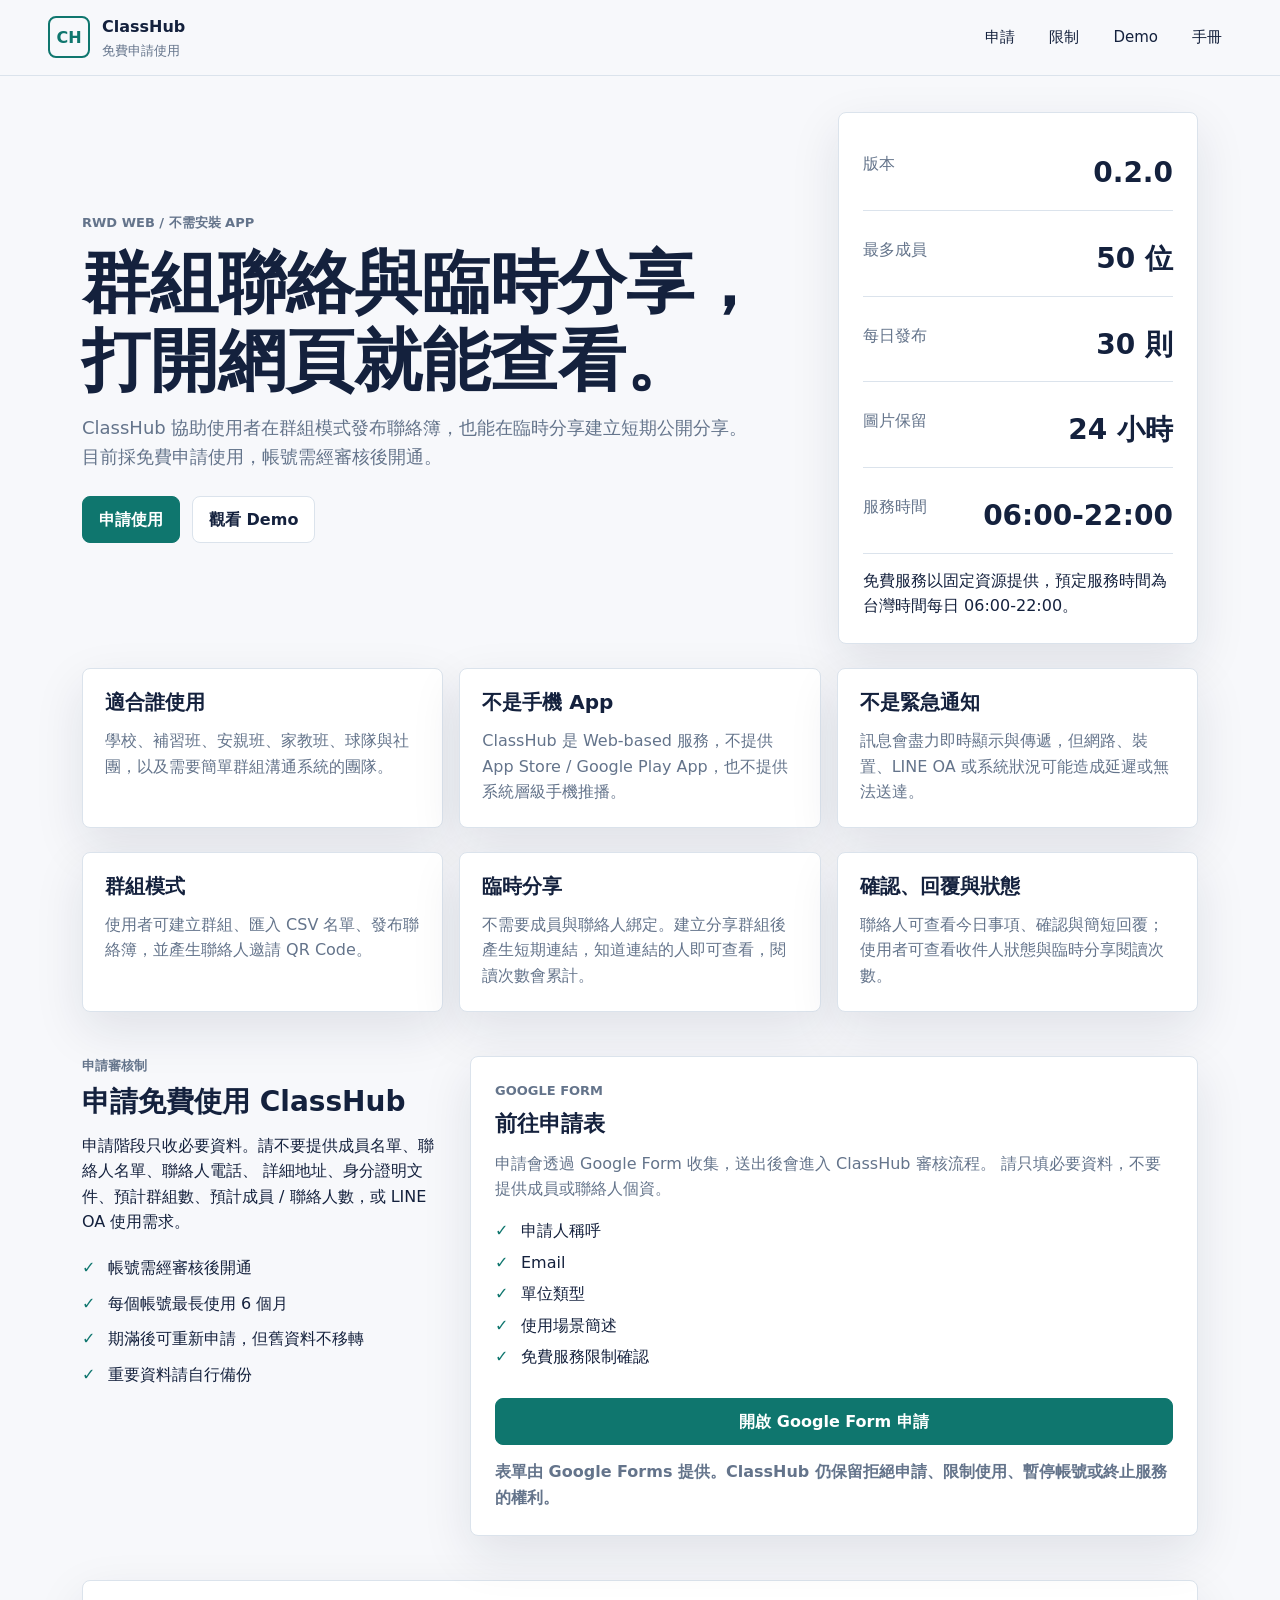
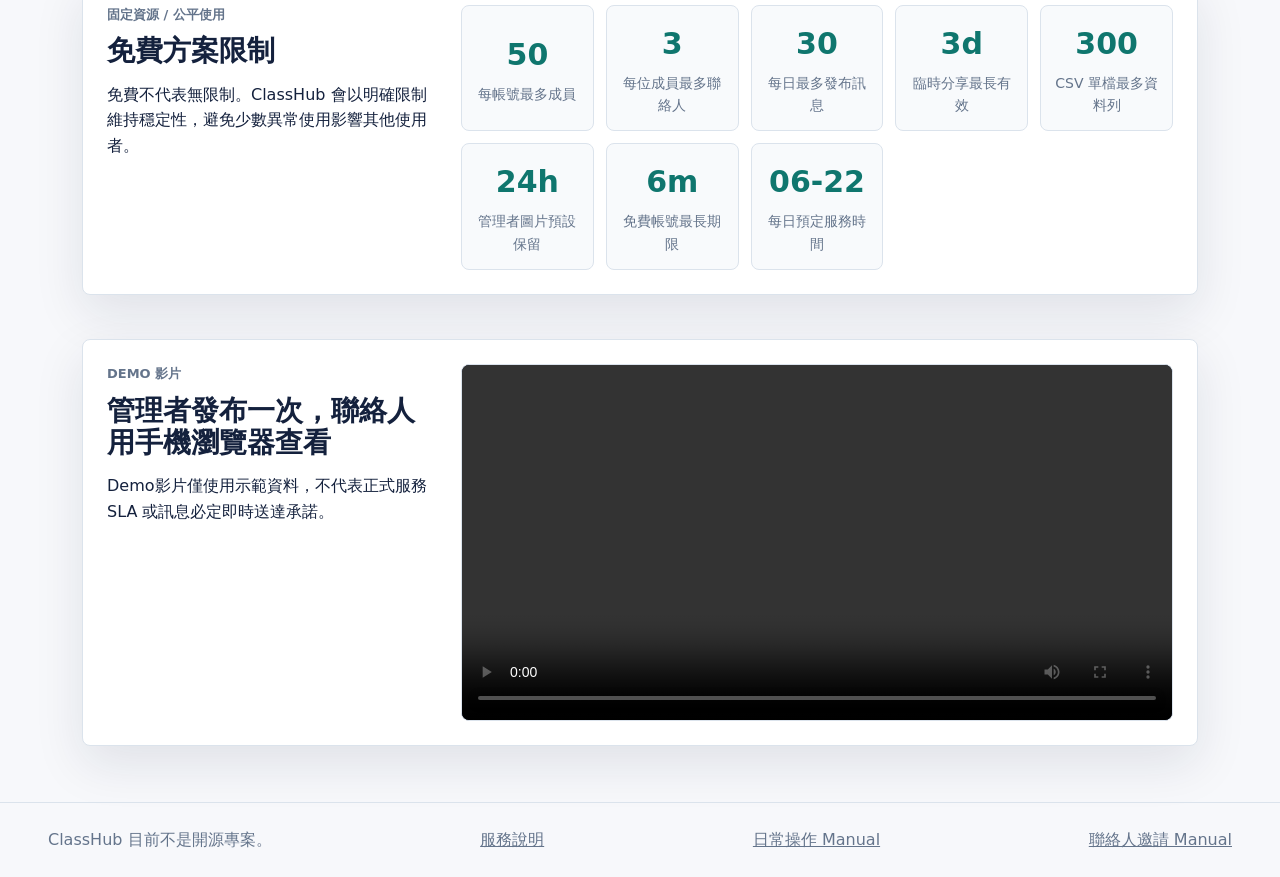
<file: index.html>
<!doctype html>
<html lang="zh-Hant">
  <head>
    <meta charset="utf-8">
    <meta name="viewport" content="width=device-width, initial-scale=1">
    <title>ClassHub 免費申請使用</title>
    <meta
      name="description"
      content="ClassHub 是免費申請使用的群組聯絡與分享服務，採申請審核制，提供群組模式與臨時分享，協助使用者更簡單地與聯絡人或臨時分享對象溝通。"
    >
    <meta name="robots" content="index, follow">
    <meta name="author" content="ClassHub">
    <link rel="canonical" href="https://apollo-muvi.github.io/classhub/">
    <meta property="og:type" content="website">
    <meta property="og:locale" content="zh_TW">
    <meta property="og:site_name" content="ClassHub">
    <meta property="og:title" content="ClassHub 免費申請使用">
    <meta
      property="og:description"
      content="免費申請使用的群組聯絡與分享服務，提供群組聯絡簿與臨時分享。"
    >
    <meta property="og:url" content="https://apollo-muvi.github.io/classhub/">
    <meta name="twitter:card" content="summary">
    <meta name="twitter:title" content="ClassHub 免費申請使用">
    <meta
      name="twitter:description"
      content="ClassHub 是免費申請使用的群組聯絡與分享服務，提供群組聯絡簿與臨時分享。"
    >
    <link rel="stylesheet" href="styles.css">
    <script type="application/ld+json">
      {
        "@context": "https://schema.org",
        "@type": "SoftwareApplication",
        "name": "ClassHub",
        "applicationCategory": "EducationalApplication",
        "operatingSystem": "Web",
        "url": "https://apollo-muvi.github.io/classhub/",
        "description": "ClassHub 是免費申請使用的群組聯絡與分享服務，提供群組聯絡簿與臨時分享。",
        "offers": {
          "@type": "Offer",
          "price": "0",
          "priceCurrency": "TWD"
        },
        "inLanguage": "zh-Hant"
      }
    </script>
  </head>
  <body>
    <header class="site-header">
      <a class="brand" href="#top" aria-label="ClassHub">
        <span class="brand-mark" aria-hidden="true">CH</span>
        <span>
          <strong>ClassHub</strong>
          <small>免費申請使用</small>
        </span>
      </a>
      <nav aria-label="頁面導覽">
        <a href="#apply">申請</a>
        <a href="#limits">限制</a>
        <a href="#demo">Demo</a>
        <a href="manuals/classhub-operation-manual.html">手冊</a>
      </nav>
    </header>

    <main id="top">
      <section class="hero">
        <div class="hero-copy">
          <p class="eyebrow">RWD Web / 不需安裝 App</p>
          <h1>群組聯絡與臨時分享，打開網頁就能查看。</h1>
          <p>
            ClassHub 協助使用者在群組模式發布聯絡簿，也能在臨時分享建立短期公開分享。
            目前採免費申請使用，帳號需經審核後開通。
          </p>
          <div class="hero-actions">
            <a
              class="button primary"
              href="https://docs.google.com/forms/d/e/1FAIpQLSeRsUGTRwASgdinpmlWDsRvCjk96X5-KpqfHNt--8MCUYpn2Q/viewform?usp=sf_link"
              target="_blank"
              rel="noopener"
            >
              申請使用
            </a>
            <a class="button secondary" href="#demo">觀看 Demo</a>
          </div>
        </div>
        <aside class="hero-panel" aria-label="服務重點">
          <dl>
            <div>
              <dt>版本</dt>
              <dd>0.2.0</dd>
            </div>
            <div>
              <dt>最多成員</dt>
              <dd>50 位</dd>
            </div>
            <div>
              <dt>每日發布</dt>
              <dd>30 則</dd>
            </div>
            <div>
              <dt>圖片保留</dt>
              <dd>24 小時</dd>
            </div>
            <div>
              <dt>服務時間</dt>
              <dd>06:00-22:00</dd>
            </div>
          </dl>
          <p>
            免費服務以固定資源提供，預定服務時間為台灣時間每日 06:00-22:00。
          </p>
        </aside>
      </section>

      <section class="section-grid" aria-label="服務定位">
        <article>
          <h2>適合誰使用</h2>
          <p>學校、補習班、安親班、家教班、球隊與社團，以及需要簡單群組溝通系統的團隊。</p>
        </article>
        <article>
          <h2>不是手機 App</h2>
          <p>ClassHub 是 Web-based 服務，不提供 App Store / Google Play App，也不提供系統層級手機推播。</p>
        </article>
        <article>
          <h2>不是緊急通知</h2>
          <p>訊息會盡力即時顯示與傳遞，但網路、裝置、LINE OA 或系統狀況可能造成延遲或無法送達。</p>
        </article>
      </section>

      <section class="section-grid" aria-label="目前功能">
        <article>
          <h2>群組模式</h2>
          <p>使用者可建立群組、匯入 CSV 名單、發布聯絡簿，並產生聯絡人邀請 QR Code。</p>
        </article>
        <article>
          <h2>臨時分享</h2>
          <p>不需要成員與聯絡人綁定。建立分享群組後產生短期連結，知道連結的人即可查看，閱讀次數會累計。</p>
        </article>
        <article>
          <h2>確認、回覆與狀態</h2>
          <p>聯絡人可查看今日事項、確認與簡短回覆；使用者可查看收件人狀態與臨時分享閱讀次數。</p>
        </article>
      </section>

      <section id="apply" class="apply-layout">
        <div class="apply-copy">
          <p class="eyebrow">申請審核制</p>
          <h2>申請免費使用 ClassHub</h2>
          <p>
            申請階段只收必要資料。請不要提供成員名單、聯絡人名單、聯絡人電話、
            詳細地址、身分證明文件、預計群組數、預計成員 / 聯絡人數，或 LINE OA 使用需求。
          </p>
          <ul class="check-list">
            <li>帳號需經審核後開通</li>
            <li>每個帳號最長使用 6 個月</li>
            <li>期滿後可重新申請，但舊資料不移轉</li>
            <li>重要資料請自行備份</li>
          </ul>
        </div>

        <aside class="apply-form google-form-panel" aria-label="Google Form 申請入口">
          <p class="eyebrow">Google Form</p>
          <h3>前往申請表</h3>
          <p>
            申請會透過 Google Form 收集，送出後會進入 ClassHub 審核流程。
            請只填必要資料，不要提供成員或聯絡人個資。
          </p>
          <ul class="check-list compact">
            <li>申請人稱呼</li>
            <li>Email</li>
            <li>單位類型</li>
            <li>使用場景簡述</li>
            <li>免費服務限制確認</li>
          </ul>
          <a
            class="button primary full"
            href="https://docs.google.com/forms/d/e/1FAIpQLSeRsUGTRwASgdinpmlWDsRvCjk96X5-KpqfHNt--8MCUYpn2Q/viewform?usp=sf_link"
            target="_blank"
            rel="noopener"
          >
            開啟 Google Form 申請
          </a>
          <p class="form-status">
            表單由 Google Forms 提供。ClassHub 仍保留拒絕申請、限制使用、暫停帳號或終止服務的權利。
          </p>
        </aside>
      </section>

      <section id="limits" class="limits-section">
        <div>
          <p class="eyebrow">固定資源 / 公平使用</p>
          <h2>免費方案限制</h2>
          <p>免費不代表無限制。ClassHub 會以明確限制維持穩定性，避免少數異常使用影響其他使用者。</p>
        </div>
        <ul class="limit-list">
          <li><strong>50</strong><span>每帳號最多成員</span></li>
          <li><strong>3</strong><span>每位成員最多聯絡人</span></li>
          <li><strong>30</strong><span>每日最多發布訊息</span></li>
          <li><strong>3d</strong><span>臨時分享最長有效</span></li>
          <li><strong>300</strong><span>CSV 單檔最多資料列</span></li>
          <li><strong>24h</strong><span>管理者圖片預設保留</span></li>
          <li><strong>6m</strong><span>免費帳號最長期限</span></li>
          <li><strong>06-22</strong><span>每日預定服務時間</span></li>
        </ul>
      </section>

      <section id="demo" class="demo-section">
        <div>
          <p class="eyebrow">Demo 影片</p>
          <h2>管理者發布一次，聯絡人用手機瀏覽器查看</h2>
          <p>Demo影片僅使用示範資料，不代表正式服務 SLA 或訊息必定即時送達承諾。</p>
        </div>
        <video controls preload="metadata" poster="" aria-label="ClassHub Demo 01">
          <source src="demo/classhub-demo-01.mp4" type="video/mp4">
          <a href="demo/classhub-demo-01.mp4">下載 Demo 影片</a>
        </video>
      </section>
    </main>

    <footer>
      <span>ClassHub 目前不是開源專案。</span>
      <a href="README.md">服務說明</a>
      <a href="manuals/classhub-operation-manual.html">日常操作 Manual</a>
      <a href="manuals/classhub-parent-invite-mobile-manual.html">聯絡人邀請 Manual</a>
    </footer>
  </body>
</html>
</file>
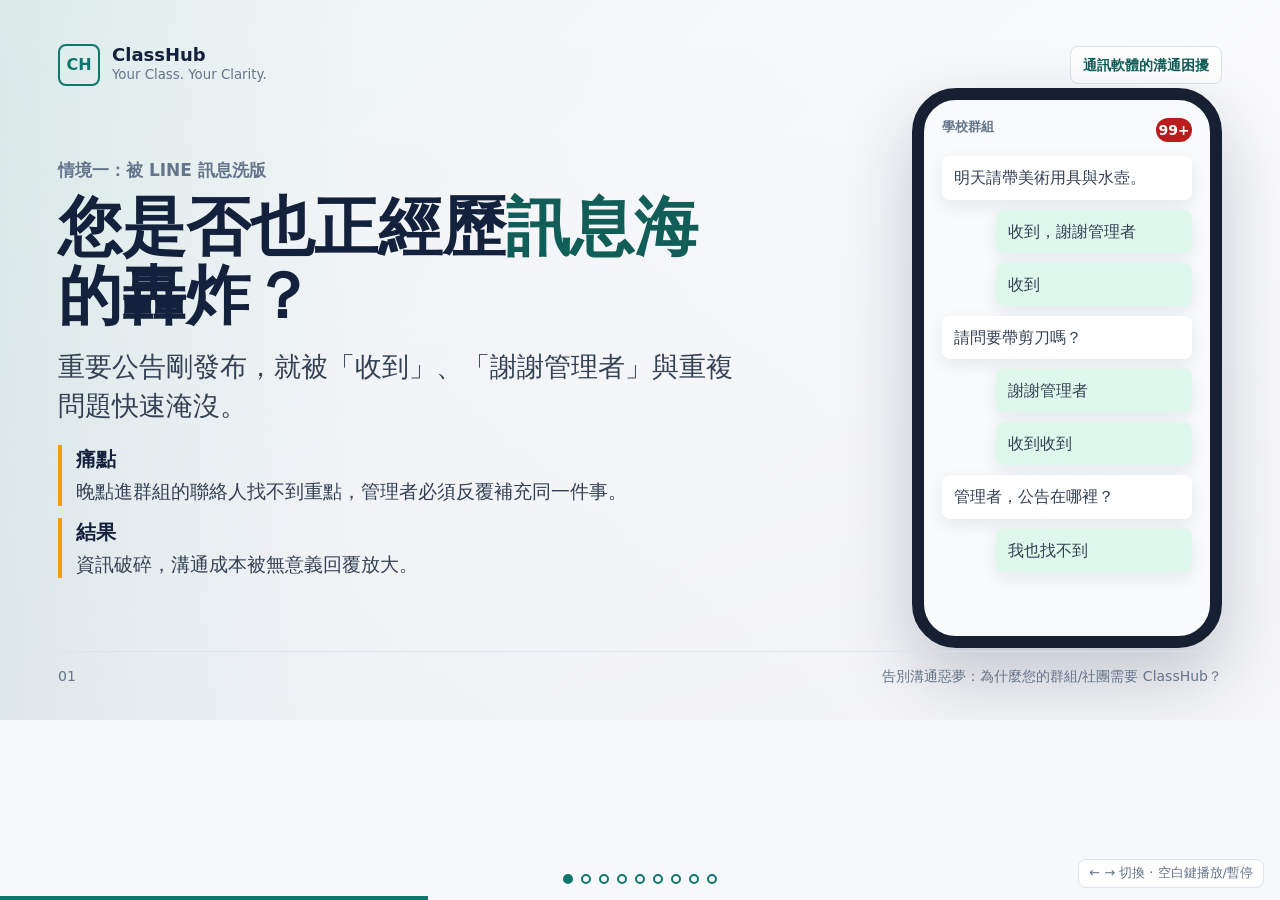
<file: presentation.html>
<!doctype html>
<html lang="zh-Hant">
  <head>
    <meta charset="utf-8" />
    <meta name="viewport" content="width=device-width, initial-scale=1" />
    <title>ClassHub 線上簡報：群組聯絡更簡單</title>
    <meta
      name="description"
      content="ClassHub 線上簡報，說明群組聯絡常見痛點、管理者發布訊息與聯絡人手機瀏覽器查看今日事項的流程。"
    />
    <meta name="robots" content="index, follow" />
    <link rel="canonical" href="https://apollo-muvi.github.io/classhub/presentation.html" />
    <meta property="og:type" content="article" />
    <meta property="og:locale" content="zh_TW" />
    <meta property="og:site_name" content="ClassHub" />
    <meta property="og:title" content="ClassHub 線上簡報：群組聯絡更簡單" />
    <meta
      property="og:description"
      content="了解 ClassHub 如何協助管理者、教練與社團集中發布公告、作業、提醒與聯絡人通知。"
    />
    <meta property="og:url" content="https://apollo-muvi.github.io/classhub/presentation.html" />
    <meta name="twitter:card" content="summary" />
    <meta name="twitter:title" content="ClassHub 線上簡報：群組聯絡更簡單" />
    <meta
      name="twitter:description"
      content="ClassHub 線上簡報，說明群組聯絡常見痛點與聯絡人手機查看流程。"
    />
    <script type="application/ld+json">
      {
        "@context": "https://schema.org",
        "@type": "PresentationDigitalDocument",
        "name": "ClassHub 線上簡報：群組聯絡更簡單",
        "url": "https://apollo-muvi.github.io/classhub/presentation.html",
        "description": "ClassHub 線上簡報，說明群組聯絡常見痛點、管理者發布訊息與聯絡人手機瀏覽器查看今日事項的流程。",
        "inLanguage": "zh-Hant",
        "about": {
          "@type": "SoftwareApplication",
          "name": "ClassHub",
          "applicationCategory": "EducationalApplication",
          "operatingSystem": "Web"
        }
      }
    </script>
    <style>
      :root {
        color-scheme: light;
        --bg: #f7f8fb;
        --panel: #ffffff;
        --ink: #14213d;
        --muted: #64748b;
        --line: #dbe3ec;
        --brand: #0f766e;
        --brand-dark: #115e59;
        --brand-soft: #e8f3f1;
        --accent: #f59e0b;
        --danger: #b91c1c;
        --shadow: 0 18px 50px rgba(20, 33, 61, 0.10);
      }

      * {
        box-sizing: border-box;
      }

      html,
      body {
        margin: 0;
        background: var(--bg);
        color: var(--ink);
        font-family: "Noto Sans CJK TC", "Noto Sans TC", "Microsoft JhengHei", system-ui, sans-serif;
      }

      body {
        line-height: 1.45;
      }

      .deck {
        width: 100%;
      }

      .slide {
        position: relative;
        display: grid;
        grid-template-rows: auto 1fr auto;
        width: 100vw;
        min-height: 56.25vw;
        max-height: 100vh;
        aspect-ratio: 16 / 9;
        overflow: hidden;
        padding: 44px 58px 34px;
        background:
          linear-gradient(135deg, rgba(232, 243, 241, 0.78), rgba(247, 248, 251, 0.7) 42%, rgba(255, 255, 255, 0.72)),
          var(--bg);
        page-break-after: always;
      }

      .slide::before {
        content: "";
        position: absolute;
        inset: 0;
        pointer-events: none;
        background:
          linear-gradient(90deg, rgba(15, 118, 110, 0.08), transparent 28%),
          linear-gradient(180deg, transparent, rgba(20, 33, 61, 0.03));
      }

      .topbar,
      .footer,
      .content {
        position: relative;
        z-index: 1;
      }

      .topbar,
      .footer {
        display: flex;
        align-items: center;
        justify-content: space-between;
        gap: 20px;
      }

      .brand {
        display: inline-flex;
        align-items: center;
        gap: 12px;
      }

      .brand-mark {
        display: grid;
        width: 42px;
        height: 42px;
        place-items: center;
        border: 2px solid var(--brand);
        border-radius: 8px;
        color: var(--brand);
        font-weight: 850;
        letter-spacing: 0;
      }

      .brand-text strong,
      .brand-text small {
        display: block;
      }

      .brand-text strong {
        font-size: 18px;
        line-height: 1.05;
      }

      .brand-text small,
      .eyebrow,
      .footer,
      .muted {
        color: var(--muted);
      }

      .section-tag {
        border: 1px solid var(--line);
        border-radius: 8px;
        background: rgba(255, 255, 255, 0.76);
        padding: 8px 12px;
        color: var(--brand-dark);
        font-size: 14px;
        font-weight: 750;
      }

      .content {
        display: grid;
        grid-template-columns: minmax(0, 1fr) 430px;
        gap: 36px;
        align-items: center;
        min-height: 0;
      }

      .content.wide {
        grid-template-columns: 1fr;
      }

      .content.compare {
        grid-template-columns: 1fr;
        align-items: stretch;
      }

      h1,
      h2,
      h3,
      p {
        margin-top: 0;
      }

      h1,
      h2 {
        letter-spacing: 0;
      }

      h1 {
        max-width: 900px;
        margin-bottom: 16px;
        font-size: 64px;
        line-height: 1.08;
      }

      h2 {
        margin-bottom: 18px;
        font-size: 46px;
        line-height: 1.14;
      }

      h3 {
        margin-bottom: 12px;
        font-size: 24px;
      }

      p {
        margin-bottom: 18px;
        font-size: 24px;
      }

      .eyebrow {
        margin-bottom: 10px;
        font-size: 17px;
        font-weight: 850;
      }

      .lead {
        max-width: 780px;
        color: #334155;
        font-size: 27px;
      }

      .highlight {
        color: var(--brand-dark);
      }

      .panel {
        min-width: 0;
        border: 1px solid var(--line);
        border-radius: 8px;
        background: rgba(255, 255, 255, 0.94);
        box-shadow: var(--shadow);
      }

      .scenario {
        padding: 24px;
      }

      .scenario .label {
        display: inline-flex;
        margin-bottom: 14px;
        border-radius: 8px;
        background: var(--brand-soft);
        padding: 7px 10px;
        color: var(--brand-dark);
        font-size: 15px;
        font-weight: 800;
      }

      .pain-result {
        display: grid;
        gap: 12px;
        margin-top: 20px;
      }

      .pain-result div {
        border-left: 4px solid var(--accent);
        padding-left: 14px;
      }

      .pain-result strong {
        display: block;
        margin-bottom: 4px;
        color: var(--ink);
        font-size: 20px;
      }

      .pain-result span {
        color: #334155;
        font-size: 19px;
      }

      .phone {
        width: 310px;
        min-height: 560px;
        margin-left: auto;
        border: 12px solid #172033;
        border-radius: 44px;
        background: #f8fafc;
        box-shadow: 0 30px 70px rgba(20, 33, 61, 0.22);
        padding: 18px;
      }

      .phone-header {
        display: flex;
        justify-content: space-between;
        margin-bottom: 14px;
        color: var(--muted);
        font-size: 13px;
        font-weight: 750;
      }

      .chat-list,
      .classhub-feed {
        display: grid;
        gap: 10px;
      }

      .bubble {
        position: relative;
        border-radius: 8px;
        background: white;
        padding: 10px 12px;
        color: #334155;
        font-size: 16px;
        box-shadow: 0 6px 18px rgba(20, 33, 61, 0.08);
      }

      .bubble.reply {
        margin-left: 54px;
        background: #dff8ec;
      }

      .badge {
        display: inline-grid;
        min-width: 36px;
        height: 24px;
        place-items: center;
        border-radius: 999px;
        background: var(--danger);
        color: white;
        font-size: 14px;
        font-weight: 800;
      }

      .risk-board,
      .group-board,
      .solution-board {
        display: grid;
        gap: 14px;
      }

      .mini-card {
        border: 1px solid var(--line);
        border-radius: 8px;
        background: white;
        padding: 16px;
      }

      .mini-card strong {
        display: block;
        margin-bottom: 8px;
        font-size: 21px;
      }

      .mini-card span {
        color: #475569;
        font-size: 17px;
      }

      .wrong {
        border-color: rgba(185, 28, 28, 0.28);
        background: #fff7f7;
      }

      .right {
        border-color: rgba(15, 118, 110, 0.32);
        background: #f3fbfa;
      }

      .hub-ui {
        display: grid;
        gap: 12px;
        padding: 18px;
      }

      .status-strip,
      .tabs,
      .metrics {
        display: flex;
        gap: 8px;
        flex-wrap: wrap;
      }

      .pill,
      .tab {
        border: 1px solid var(--line);
        border-radius: 8px;
        background: white;
        padding: 8px 10px;
        color: var(--muted);
        font-size: 14px;
        font-weight: 750;
      }

      .tab.active,
      .pill.active {
        border-color: var(--brand);
        background: var(--brand);
        color: white;
      }

      .feed-item {
        border: 1px solid var(--line);
        border-radius: 8px;
        background: white;
        padding: 14px;
      }

      .feed-item .category {
        display: inline-flex;
        margin-bottom: 8px;
        border-radius: 8px;
        background: var(--brand-soft);
        padding: 4px 8px;
        color: var(--brand-dark);
        font-size: 13px;
        font-weight: 800;
      }

      .feed-item strong {
        display: block;
        margin-bottom: 6px;
        font-size: 19px;
      }

      .feed-item p {
        margin: 0;
        color: #475569;
        font-size: 16px;
      }

      .feature-grid {
        display: grid;
        grid-template-columns: repeat(3, minmax(0, 1fr));
        gap: 14px;
        margin-top: 22px;
      }

      .feature {
        min-height: 150px;
        border: 1px solid var(--line);
        border-radius: 8px;
        background: white;
        padding: 18px;
      }

      .feature strong {
        display: block;
        margin-bottom: 10px;
        color: var(--brand-dark);
        font-size: 22px;
      }

      .feature span {
        color: #475569;
        font-size: 18px;
      }

      .browser {
        padding: 14px;
      }

      .browser-bar {
        display: flex;
        align-items: center;
        gap: 8px;
        border-bottom: 1px solid var(--line);
        padding-bottom: 12px;
        color: var(--muted);
        font-size: 14px;
      }

      .dot {
        width: 10px;
        height: 10px;
        border-radius: 50%;
        background: var(--line);
      }

      .url {
        flex: 1;
        border-radius: 8px;
        background: var(--bg);
        padding: 7px 10px;
      }

      .browser-body {
        display: grid;
        grid-template-columns: 1fr 1fr;
        gap: 12px;
        padding-top: 14px;
      }

      .metric {
        border: 1px solid var(--line);
        border-radius: 8px;
        background: #fbfdff;
        padding: 14px;
      }

      .metric span {
        display: block;
        color: var(--muted);
        font-size: 14px;
      }

      .metric strong {
        display: block;
        margin-top: 4px;
        color: var(--ink);
        font-size: 25px;
      }

      .privacy-list {
        display: grid;
        gap: 14px;
        margin: 22px 0 0;
        padding: 0;
        list-style: none;
      }

      .privacy-list li {
        border: 1px solid var(--line);
        border-radius: 8px;
        background: white;
        padding: 15px 16px;
        color: #334155;
        font-size: 19px;
      }

      table {
        width: 100%;
        border-collapse: collapse;
        overflow: hidden;
        border: 1px solid var(--line);
        border-radius: 8px;
        background: white;
        box-shadow: var(--shadow);
      }

      th,
      td {
        border-bottom: 1px solid var(--line);
        padding: 16px 18px;
        text-align: left;
        vertical-align: top;
        font-size: 18px;
      }

      th {
        background: var(--brand-soft);
        color: var(--brand-dark);
        font-size: 19px;
      }

      tr:last-child td {
        border-bottom: 0;
      }

      td:first-child {
        width: 18%;
        color: var(--muted);
        font-weight: 800;
      }

      td:nth-child(2) {
        color: #7f1d1d;
      }

      td:nth-child(3) {
        color: var(--brand-dark);
        font-weight: 720;
      }

      .cta-panel {
        display: grid;
        grid-template-columns: 1fr 430px;
        gap: 28px;
        align-items: center;
        border: 1px solid var(--line);
        border-radius: 8px;
        background: white;
        padding: 32px;
        box-shadow: var(--shadow);
      }

      .url-card {
        border: 1px solid var(--line);
        border-radius: 8px;
        background: var(--bg);
        padding: 18px;
        color: var(--brand-dark);
        font-size: 19px;
        font-weight: 800;
        word-break: break-all;
      }

      .cta-list {
        display: grid;
        gap: 12px;
        margin: 0;
        padding: 0;
        list-style: none;
      }

      .cta-list li {
        border-left: 4px solid var(--brand);
        padding-left: 14px;
        font-size: 21px;
      }

      .footer {
        border-top: 1px solid rgba(219, 227, 236, 0.8);
        padding-top: 14px;
        font-size: 14px;
      }

      /* ── Mobile RWD ── */
      @media (max-width: 768px) {
        .slide {
          aspect-ratio: auto;
          min-height: auto;
          max-height: none;
          padding: 24px 18px 20px;
        }

        h1 { font-size: 32px; }
        h2 { font-size: 26px; }
        h3 { font-size: 19px; }
        p  { font-size: 17px; margin-bottom: 12px; }

        .lead { font-size: 18px; max-width: 100%; }
        .eyebrow { font-size: 15px; }

        .topbar { gap: 10px; flex-wrap: wrap; }
        .brand-mark { width: 34px; height: 34px; font-size: 14px; }
        .brand-text strong { font-size: 15px; }
        .brand-text small { font-size: 12px; }
        .section-tag { font-size: 12px; padding: 6px 8px; }

        .content {
          grid-template-columns: 1fr;
          gap: 16px;
        }
        .content.compare { gap: 14px; }

        .phone {
          width: 100%;
          max-width: 300px;
          min-height: 0;
          margin: 0 auto;
          border-width: 8px;
          border-radius: 32px;
        }

        .scenario { padding: 14px; }
        .pain-result strong { font-size: 16px; }
        .pain-result span { font-size: 15px; }

        .mini-card { padding: 12px; }
        .mini-card strong { font-size: 16px; }
        .mini-card span { font-size: 14px; }

        .feature-grid {
          grid-template-columns: 1fr;
          gap: 10px;
          margin-top: 14px;
        }
        .feature { min-height: 0; padding: 14px; }
        .feature strong { font-size: 17px; }
        .feature span { font-size: 15px; }

        .feed-item { padding: 10px; }
        .feed-item strong { font-size: 16px; }
        .feed-item p { font-size: 14px; }

        .hub-ui { padding: 12px; gap: 8px; }
        .browser-body { grid-template-columns: 1fr; }
        .metric strong { font-size: 19px; }

        .privacy-list li { font-size: 15px; padding: 12px; }

        table { font-size: 14px; }
        th, td { padding: 10px 8px; font-size: 14px; }
        th { font-size: 15px; }

        .cta-panel {
          grid-template-columns: 1fr;
          padding: 18px;
          gap: 16px;
        }
        .cta-list li { font-size: 16px; }
        .url-card { font-size: 15px; }

        .footer { font-size: 12px; flex-wrap: wrap; gap: 6px; }
      }

      @media (max-width: 380px) {
        .slide { padding: 18px 12px 16px; }
        h1 { font-size: 26px; }
        h2 { font-size: 22px; }
        .brand-text small { display: none; }
      }

      @page {
        size: 13.333in 7.5in;
        margin: 0;
      }

      @media print {
        html,
        body {
          width: 13.333in;
          height: 7.5in;
          background: white;
        }

        .slide {
          width: 13.333in;
          height: 7.5in;
          min-height: 0;
          max-height: none;
          break-after: page;
        }
      }
    </style>
    <style>
      /* Slideshow mode */
      body slideshow-active { }
      .slide {
        display: none;
      }
      .slide.active {
        display: grid;
      }
      .progress-bar {
        position: fixed;
        bottom: 0;
        left: 0;
        height: 4px;
        background: var(--brand);
        width: 0%;
        z-index: 999;
        transition: width 0.1s linear;
      }
      .nav-hint {
        position: fixed;
        bottom: 12px;
        right: 16px;
        z-index: 999;
        color: var(--muted);
        font-size: 13px;
        background: rgba(255,255,255,0.8);
        padding: 4px 10px;
        border-radius: 8px;
        border: 1px solid var(--line);
        opacity: 1;
        transition: opacity 2s;
      }
      .nav-hint.fade { opacity: 0; }
      .dot-nav {
        position: fixed;
        bottom: 16px;
        left: 50%;
        transform: translateX(-50%);
        display: flex;
        gap: 8px;
        z-index: 999;
      }
      .dot-nav button {
        width: 10px;
        height: 10px;
        border-radius: 50%;
        border: 2px solid var(--brand);
        background: transparent;
        cursor: pointer;
        padding: 0;
        transition: background 0.2s;
      }
      .dot-nav button.active {
        background: var(--brand);
      }
    </style>
  </head>
  <body>
    <main class="deck">
      <section class="slide">
        <header class="topbar">
          <div class="brand"><div class="brand-mark">CH</div><div class="brand-text"><strong>ClassHub</strong><small>Your Class. Your Clarity.</small></div></div>
          <div class="section-tag">通訊軟體的溝通困擾</div>
        </header>
        <div class="content">
          <div>
            <p class="eyebrow">情境一：被 LINE 訊息洗版</p>
            <h1>您是否也正經歷<span class="highlight">訊息海</span>的轟炸？</h1>
            <p class="lead">重要公告剛發布，就被「收到」、「謝謝管理者」與重複問題快速淹沒。</p>
            <div class="pain-result">
              <div><strong>痛點</strong><span>晚點進群組的聯絡人找不到重點，管理者必須反覆補充同一件事。</span></div>
              <div><strong>結果</strong><span>資訊破碎，溝通成本被無意義回覆放大。</span></div>
            </div>
          </div>
          <aside class="phone">
            <div class="phone-header"><span>學校群組</span><span class="badge">99+</span></div>
            <div class="chat-list">
              <div class="bubble">明天請帶美術用具與水壺。</div>
              <div class="bubble reply">收到，謝謝管理者</div>
              <div class="bubble reply">收到</div>
              <div class="bubble">請問要帶剪刀嗎？</div>
              <div class="bubble reply">謝謝管理者</div>
              <div class="bubble reply">收到收到</div>
              <div class="bubble">管理者，公告在哪裡？</div>
              <div class="bubble reply">我也找不到</div>
            </div>
          </aside>
        </div>
        <footer class="footer"><span>01</span><span>告別溝通惡夢：為什麼您的群組/社團需要 ClassHub？</span></footer>
      </section>

      <section class="slide">
        <header class="topbar">
          <div class="brand"><div class="brand-mark">CH</div><div class="brand-text"><strong>ClassHub</strong><small>For teachers, coaches, clubs</small></div></div>
          <div class="section-tag">Distress Scenario</div>
        </header>
        <div class="content">
          <div>
            <p class="eyebrow">情境二：發錯群組</p>
            <h2>尷尬與風險：<span class="highlight">發錯群組</span>的日常</h2>
            <p class="lead">同時管理多個群組或社團，一忙就可能把 A 群資訊送到 B 群。</p>
            <div class="pain-result">
              <div><strong>痛點</strong><span>成員隱私資訊、聯絡人對話或活動細節被送到錯誤對象。</span></div>
              <div><strong>結果</strong><span>造成資訊外洩的尷尬，也可能引發聯絡人不滿與信任危機。</span></div>
            </div>
          </div>
          <aside class="risk-board">
            <div class="mini-card wrong"><strong>A 群</strong><span>校外教學集合時間、成員回覆與注意事項。</span></div>
            <div class="mini-card wrong"><strong>B 群</strong><span>不該收到 A 群資訊，卻出現在訊息串中。</span></div>
            <div class="mini-card right"><strong>ClassHub 做法</strong><span>管理者先選定群組，再發布到對應聯絡人頁。</span></div>
          </aside>
        </div>
        <footer class="footer"><span>02</span><span>群組與社團溝通需要清楚的發布邊界</span></footer>
      </section>

      <section class="slide">
        <header class="topbar">
          <div class="brand"><div class="brand-mark">CH</div><div class="brand-text"><strong>ClassHub</strong><small>Simple communication hub</small></div></div>
          <div class="section-tag">Distress Scenario</div>
        </header>
        <div class="content">
          <div>
            <p class="eyebrow">情境三：一堆臨時群組</p>
            <h2>管理負荷：沒完沒了的<span class="highlight">臨時群組</span></h2>
            <p class="lead">暑期班、單次比賽、校外教學，每個活動都拉一個新群組，結束後又不敢刪。</p>
            <div class="pain-result">
              <div><strong>痛點</strong><span>聯絡人清單混亂，誰還在群組、誰該收到訊息都要人工判斷。</span></div>
              <div><strong>結果</strong><span>手機儲存空間與心理壓力一起增加，管理者越來越難維持秩序。</span></div>
            </div>
          </div>
          <aside class="group-board">
            <div class="mini-card"><strong>週六比賽群</strong><span>活動結束後仍留著，怕漏掉照片或聯絡人問題。</span></div>
            <div class="mini-card"><strong>暑期營隊群</strong><span>成員不再相同，但過去訊息還卡在手機裡。</span></div>
            <div class="mini-card"><strong>校外教學群</strong><span>臨時通知變成長期負擔。</span></div>
          </aside>
        </div>
        <footer class="footer"><span>03</span><span>溝通工具不應變成管理者的第二份工作</span></footer>
      </section>

      <section class="slide">
        <header class="topbar">
          <div class="brand"><div class="brand-mark">CH</div><div class="brand-text"><strong>ClassHub</strong><small>Web-based contact book</small></div></div>
          <div class="section-tag">ClassHub 解決方案</div>
        </header>
        <div class="content">
          <div>
            <p class="eyebrow">什麼是 ClassHub？</p>
            <h2>更純粹的<span class="highlight">聯絡工具</span></h2>
            <p class="lead">專為管理者、教練、社團設計的輕量級聯絡服務，集中發布公告、作業、提醒與圖片。</p>
            <div class="feature-grid">
              <div class="feature"><strong>公告</strong><span>把重點放在今日事項，不被聊天洗掉。</span></div>
              <div class="feature"><strong>圖片</strong><span>用權限控管的 API 讀取，預設 24 小時清理。</span></div>
              <div class="feature"><strong>聯絡人頁</strong><span>聯絡人透過瀏覽器查看，不需要安裝 App。</span></div>
            </div>
          </div>
          <aside class="panel hub-ui">
            <div class="status-strip"><span class="pill active">管理者 已登入</span><span class="pill">聯絡人 已啟用</span><span class="pill">限流 啟用</span></div>
            <div class="tabs"><span class="tab active">管理者</span><span class="tab">聯絡人</span><span class="tab">管理</span></div>
            <div class="feed-item"><span class="category">公告</span><strong>明日活動提醒</strong><p>請攜帶水壺、帽子與聯絡簿。</p></div>
            <div class="feed-item"><span class="category">作業</span><strong>閱讀紀錄</strong><p>完成第 12-15 頁，聯絡人可在今日事項查看。</p></div>
          </aside>
        </div>
        <footer class="footer"><span>04</span><span>讓聯絡簿回歸本質：清楚、集中、可管理</span></footer>
      </section>

      <section class="slide">
        <header class="topbar">
          <div class="brand"><div class="brand-mark">CH</div><div class="brand-text"><strong>ClassHub</strong><small>RWD web service</small></div></div>
          <div class="section-tag">優勢一</div>
        </header>
        <div class="content">
          <div>
            <p class="eyebrow">免安裝、跨平台使用</p>
            <h2>不用 App，<span class="highlight">瀏覽器即開即看</span></h2>
            <p class="lead">ClassHub 是 RWD 網頁服務，不需要到 App Store 或 Google Play 下載安裝。</p>
            <div class="pain-result">
              <div><strong>無負擔</strong><span>手機、平板、電腦都能用瀏覽器開啟。</span></div>
              <div><strong>一致入口</strong><span>管理者發布，聯絡人到 ClassHub 聯絡人頁查看今日訊息。</span></div>
            </div>
          </div>
          <aside class="panel browser">
            <div class="browser-bar"><span class="dot"></span><span class="dot"></span><span class="dot"></span><span class="url">apollo-muvi.github.io/classhub</span></div>
            <div class="browser-body">
              <div class="metric"><span>手機</span><strong>RWD</strong></div>
              <div class="metric"><span>平板</span><strong>OK</strong></div>
              <div class="metric"><span>電腦</span><strong>OK</strong></div>
              <div class="metric"><span>App 安裝</span><strong>不需要</strong></div>
            </div>
          </aside>
        </div>
        <footer class="footer"><span>05</span><span>不是手機 App，不提供系統層級推播</span></footer>
      </section>

      <section class="slide">
        <header class="topbar">
          <div class="brand"><div class="brand-mark">CH</div><div class="brand-text"><strong>ClassHub</strong><small>Clear daily feed</small></div></div>
          <div class="section-tag">優勢二</div>
        </header>
        <div class="content">
          <div>
            <p class="eyebrow">資訊井然有序</p>
            <h2>今日事項集中顯示，掌握<span class="highlight">發布狀況</span></h2>
            <p class="lead">管理者在網頁發布訊息，聯絡人透過專屬頁面查看，不再被閒聊洗版。</p>
            <div class="pain-result">
              <div><strong>結構化發布</strong><span>公告、作業、提醒、活動與圖片放在同一個清楚版面。</span></div>
              <div><strong>管理透明</strong><span>管理者能集中查看今日提醒、圖片與確認狀態。</span></div>
            </div>
          </div>
          <aside class="panel hub-ui">
            <div class="metrics"><div class="metric"><span>貼文</span><strong>8</strong></div><div class="metric"><span>收件人</span><strong>42</strong></div><div class="metric"><span>已確認</span><strong>31</strong></div></div>
            <div class="feed-item"><span class="category">活動</span><strong>週五戶外課</strong><p>請確認孩子是否已備妥雨具與水壺。</p></div>
            <div class="feed-item"><span class="category">繳費</span><strong>材料費提醒</strong><p>請於本週五前完成繳交。</p></div>
          </aside>
        </div>
        <footer class="footer"><span>06</span><span>重點訊息有固定位置，聯絡人不用在群組中翻找</span></footer>
      </section>

      <section class="slide">
        <header class="topbar">
          <div class="brand"><div class="brand-mark">CH</div><div class="brand-text"><strong>ClassHub</strong><small>Privacy by minimization</small></div></div>
          <div class="section-tag">優勢三</div>
        </header>
        <div class="content">
          <div>
            <p class="eyebrow">資料安全與隱私最小化</p>
            <h2>能不收就不收，能短留就<span class="highlight">不長留</span></h2>
            <p class="lead">ClassHub 採取資料最小化設計，不強制要求真實姓名，可用稱呼或代號代替。</p>
            <ul class="privacy-list">
              <li>圖片由系統控管存取權限，不提供公開原始附件網址。</li>
              <li>管理者上傳圖片預設保留 24 小時，到期後停止顯示並清理。</li>
              <li>避免收集不必要資料，重要內容由使用者自行備份。</li>
            </ul>
          </div>
          <aside class="panel hub-ui">
            <div class="mini-card right"><strong>稱呼或代號</strong><span>小安、A01、週六初階班皆可使用。</span></div>
            <div class="mini-card right"><strong>權限檢查</strong><span>依登入身分與聯絡人綁定關係檢查圖片存取。</span></div>
            <div class="mini-card right"><strong>資料到期</strong><span>聯絡簿與圖片應有清楚保留與刪除規則。</span></div>
          </aside>
        </div>
        <footer class="footer"><span>07</span><span>免費服務更需要明確限制與安全邊界</span></footer>
      </section>

      <section class="slide">
        <header class="topbar">
          <div class="brand"><div class="brand-mark">CH</div><div class="brand-text"><strong>ClassHub</strong><small>LINE vs ClassHub</small></div></div>
          <div class="section-tag">使用體驗對比</div>
        </header>
        <div class="content compare">
          <div>
            <p class="eyebrow">LINE vs. ClassHub</p>
            <h2>使用體驗大對決</h2>
            <table>
              <thead><tr><th>比較項目</th><th>LINE 群組</th><th>ClassHub</th></tr></thead>
              <tbody>
                <tr><td>訊息呈現</td><td>混亂洗版，重要公告容易丟失。</td><td>集中顯示，今日事項一目了然。</td></tr>
                <tr><td>安裝需求</td><td>必須安裝 App，且佔用空間。</td><td>免安裝，瀏覽器即開即看。</td></tr>
                <tr><td>成員管理</td><td>需手動拉群，容易加錯人。</td><td>採申請審核制，群組與聯絡人關係更清楚。</td></tr>
                <tr><td>資料隱私</td><td>成員可互看資訊，圖片長期留在對話中。</td><td>資料最小化，圖片自動清理且權限控管。</td></tr>
              </tbody>
            </table>
          </div>
        </div>
        <footer class="footer"><span>08</span><span>ClassHub 不是替代所有通訊軟體，而是把聯絡簿流程獨立出來</span></footer>
      </section>

      <section class="slide">
        <header class="topbar">
          <div class="brand"><div class="brand-mark">CH</div><div class="brand-text"><strong>ClassHub</strong><small>Apply for free access</small></div></div>
          <div class="section-tag">立即開始</div>
        </header>
        <div class="content wide">
          <div class="cta-panel">
            <div>
              <p class="eyebrow">申請免費使用 ClassHub</p>
              <h2>開始您的<span class="highlight">簡單溝通</span>之旅</h2>
              <ul class="cta-list">
                <li><strong>免費申請：</strong>目前提供免費方案，供實際教學、群組與社團情境使用。</li>
                <li><strong>快速上手：</strong>提供操作手冊與 Demo 影片，降低學習門檻。</li>
                <li><strong>清楚限制：</strong>每日服務時間 06:00-22:00，非緊急通知管道。</li>
              </ul>
            </div>
            <div>
              <div class="url-card">apollo-muvi.github.io/classhub/</div>
              <p class="muted" style="margin: 14px 0 0; font-size: 18px;">申請採審核制。請勿在申請階段提供成員名單、聯絡人名單或不必要個資。</p>
            </div>
          </div>
        </div>
        <footer class="footer"><span>09</span><span>ClassHub | Your Class. Your Clarity.</span></footer>
      </section>
    </main>
    <div class="progress-bar" id="progressBar"></div>
    <div class="nav-hint" id="navHint">← → 切換 · 空白鍵播放/暫停</div>
    <div class="dot-nav" id="dotNav"></div>
    <script>
      (function() {
        var slides = document.querySelectorAll('.slide');
        var current = 0;
        var playing = true;
        var DURATION = 6000; // ms per slide
        var timer = null;
        var progressTimer = null;
        var progressStart = 0;

        // Build dot nav
        var dotNav = document.getElementById('dotNav');
        slides.forEach(function(_, i) {
          var btn = document.createElement('button');
          btn.addEventListener('click', function() { goTo(i); play(); });
          dotNav.appendChild(btn);
        });

        // Hide nav hint after 4s
        setTimeout(function() {
          document.getElementById('navHint').classList.add('fade');
        }, 4000);

        function show(idx) {
          slides.forEach(function(s, i) {
            s.classList.toggle('active', i === idx);
          });
          dotNav.querySelectorAll('button').forEach(function(d, i) {
            d.classList.toggle('active', i === idx);
          });
          current = idx;
        }

        function goTo(idx) {
          current = (idx + slides.length) % slides.length;
          show(current);
          resetProgress();
        }

        function next() { goTo(current + 1); }
        function prev() { goTo(current - 1); }

        function play() {
          if (timer) clearInterval(timer);
          if (progressTimer) clearInterval(progressTimer);
          playing = true;
          resetProgress();
          timer = setInterval(next, DURATION);
        }

        function pause() {
          playing = false;
          if (timer) clearInterval(timer);
          if (progressTimer) clearInterval(progressTimer);
        }

        function resetProgress() {
          var bar = document.getElementById('progressBar');
          progressStart = Date.now();
          if (progressTimer) clearInterval(progressTimer);
          progressTimer = setInterval(function() {
            if (!playing) return;
            var elapsed = Date.now() - progressStart;
            var pct = Math.min(elapsed / DURATION * 100, 100);
            bar.style.width = pct + '%';
          }, 50);
        }

        // Keyboard
        document.addEventListener('keydown', function(e) {
          if (e.key === 'ArrowRight' || e.key === ' ') {
            e.preventDefault();
            if (e.key === ' ' && !playing) { play(); return; }
            next(); play();
          } else if (e.key === 'ArrowLeft') {
            prev(); play();
          } else if (e.key === 'p' || e.key === 'P') {
            playing ? pause() : play();
          }
        });

        // Click left/right half to navigate
        document.addEventListener('click', function(e) {
          if (e.target.closest('button, a, .dot-nav')) return;
          if (e.clientX < window.innerWidth / 2) { prev(); } else { next(); }
          play();
        });

        // Init
        show(0);
        play();
      })();
    </script>
  </body>
</html>
</file>
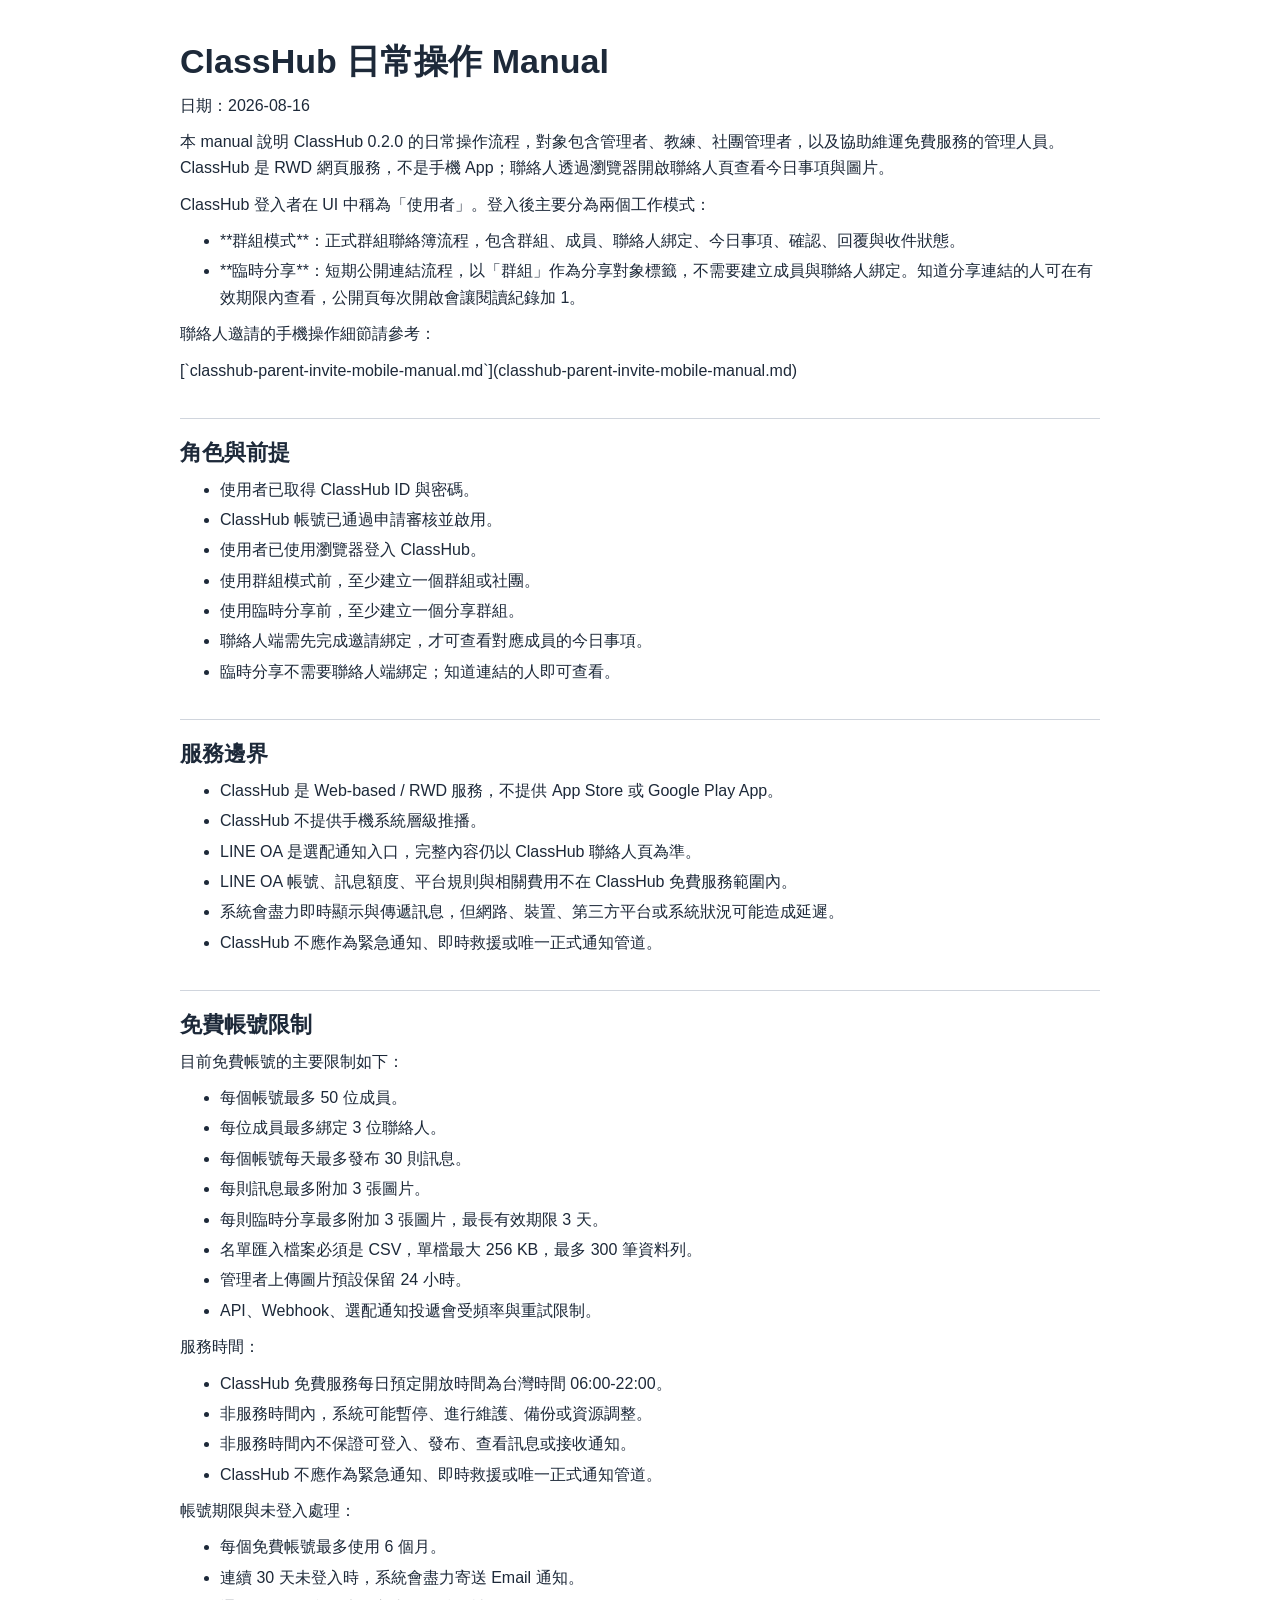
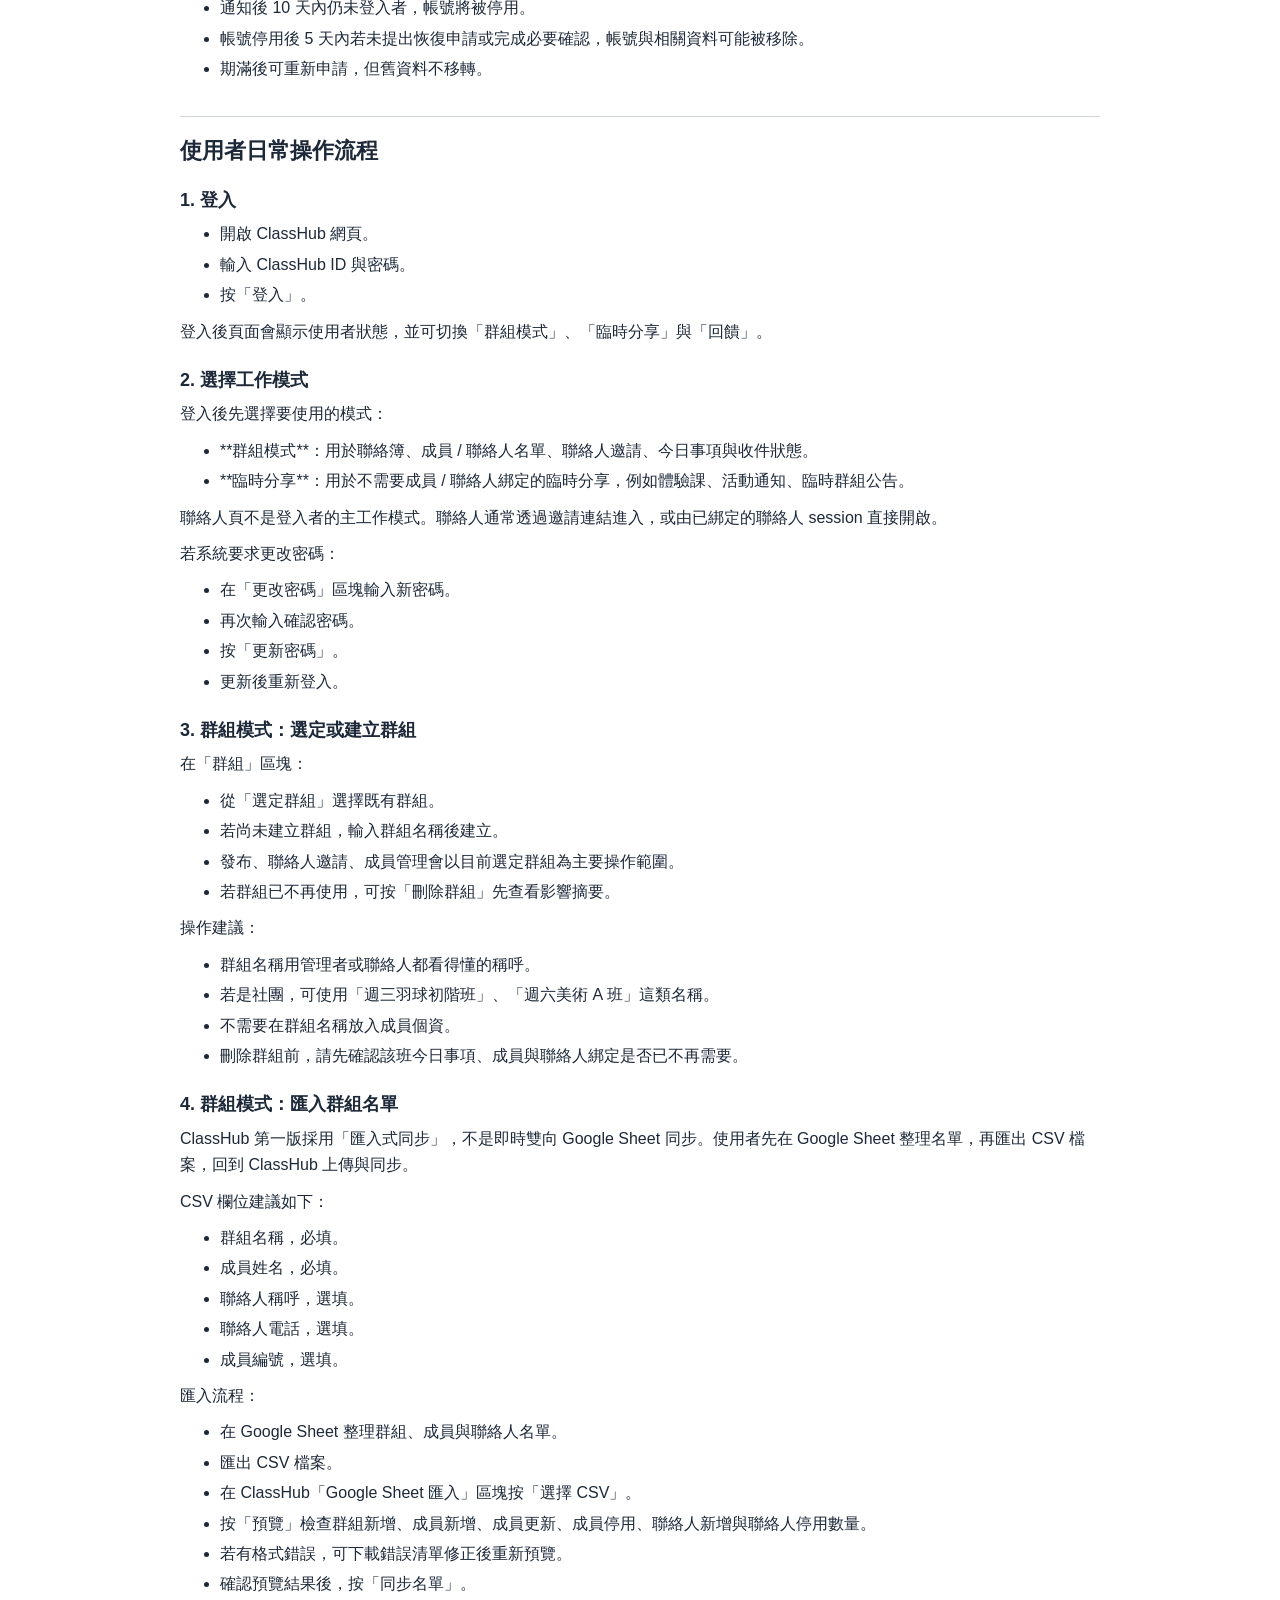
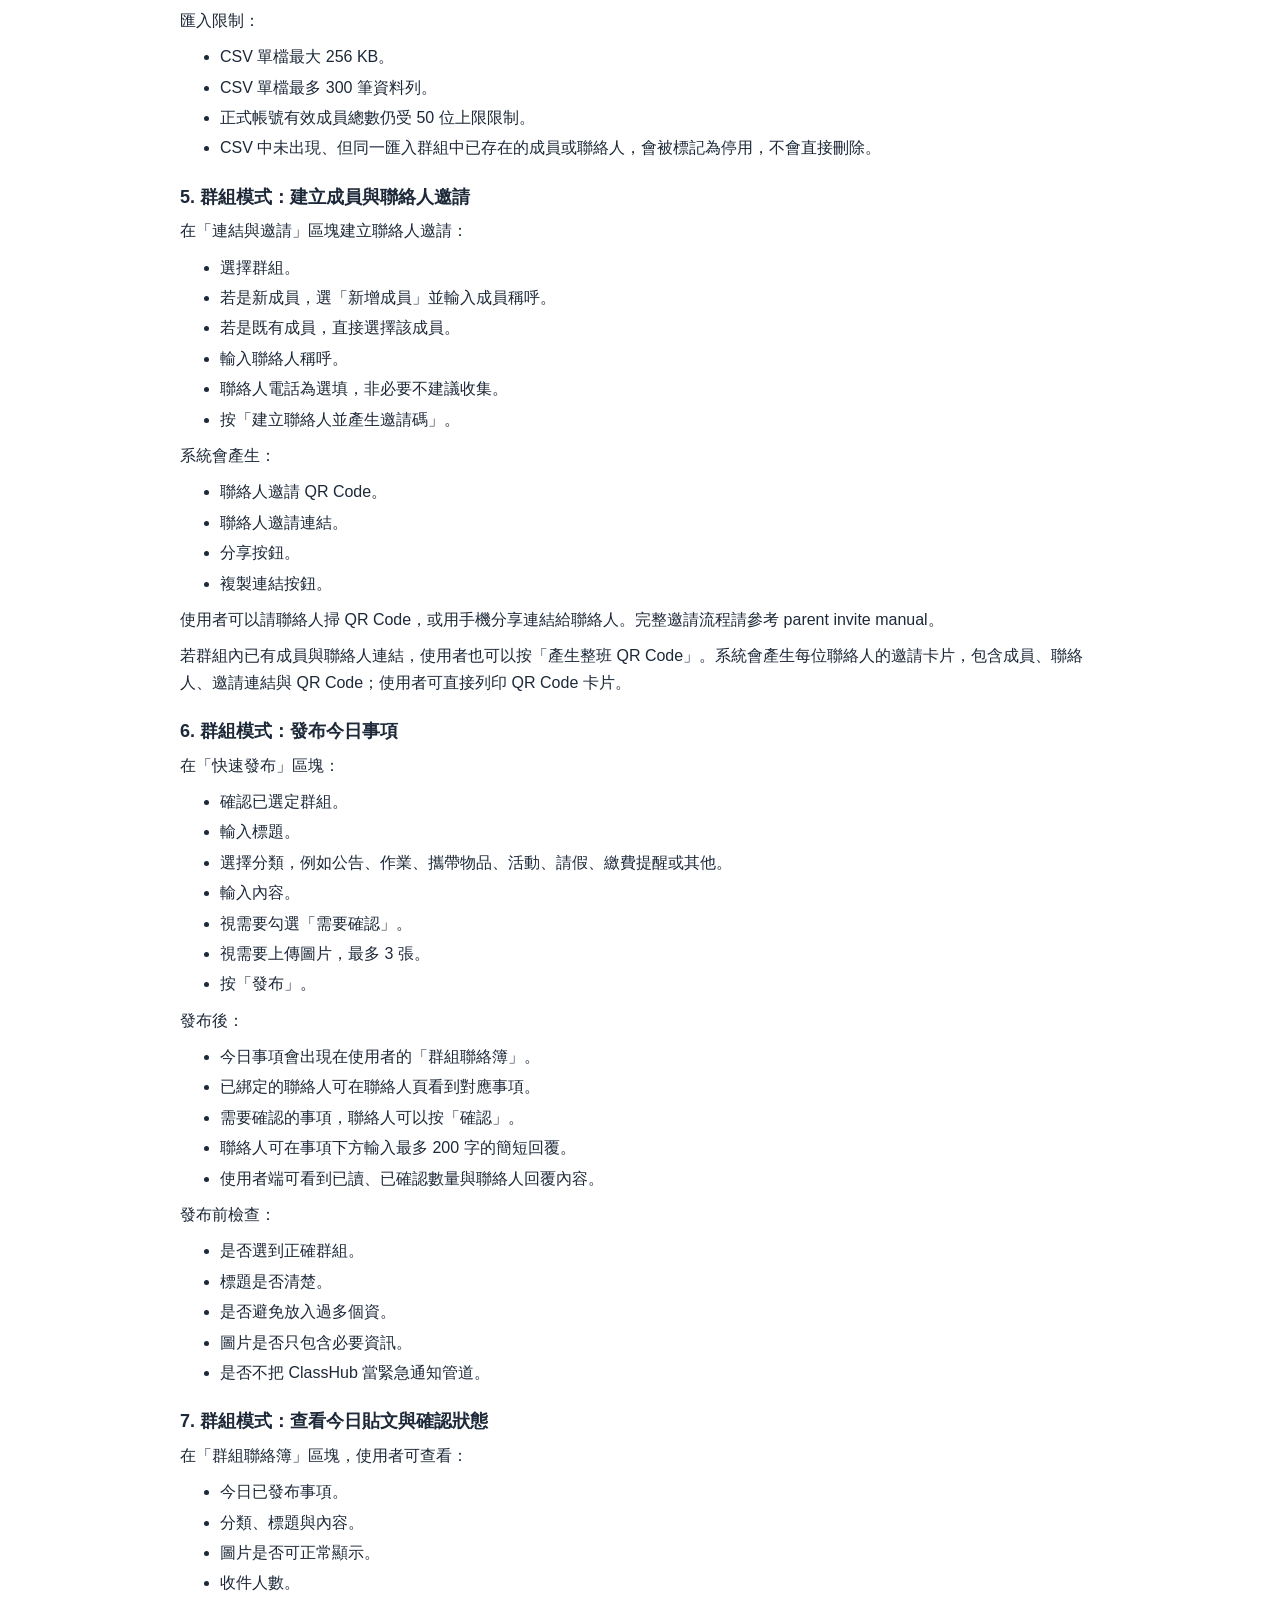
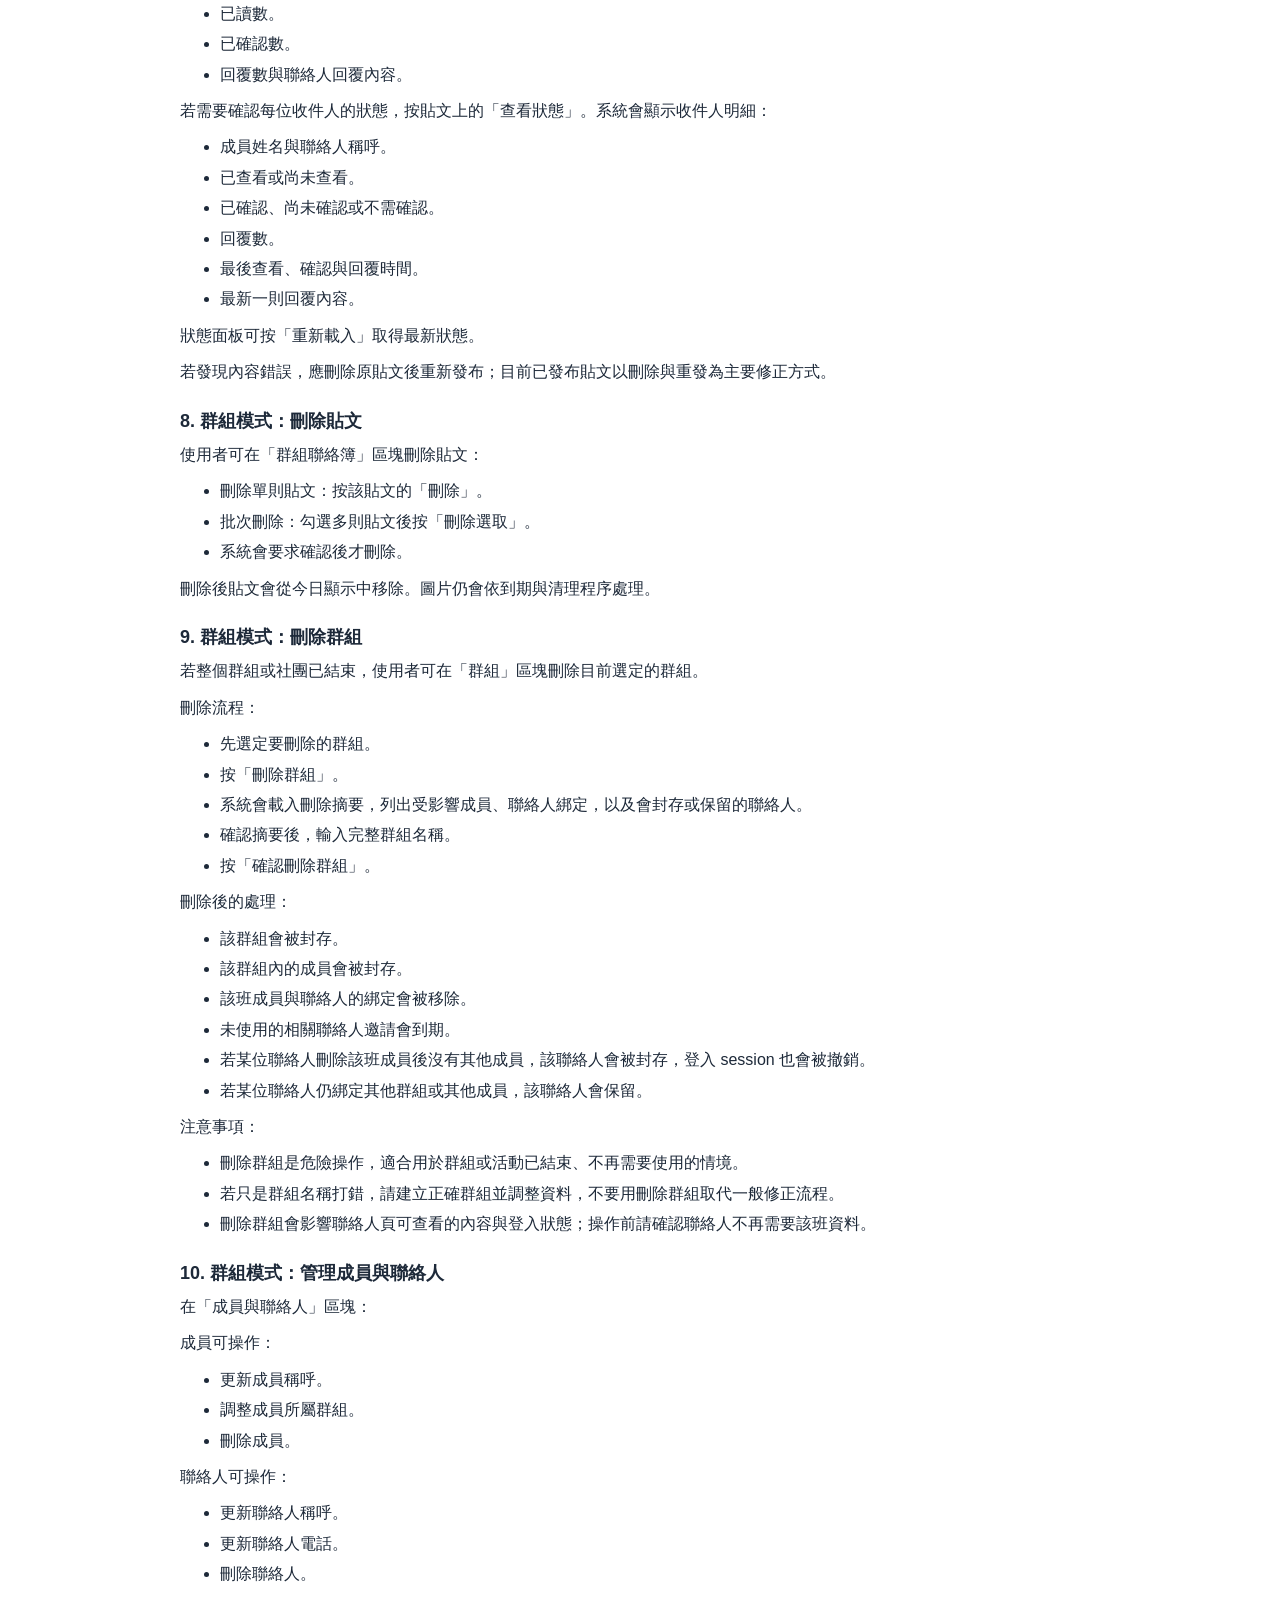
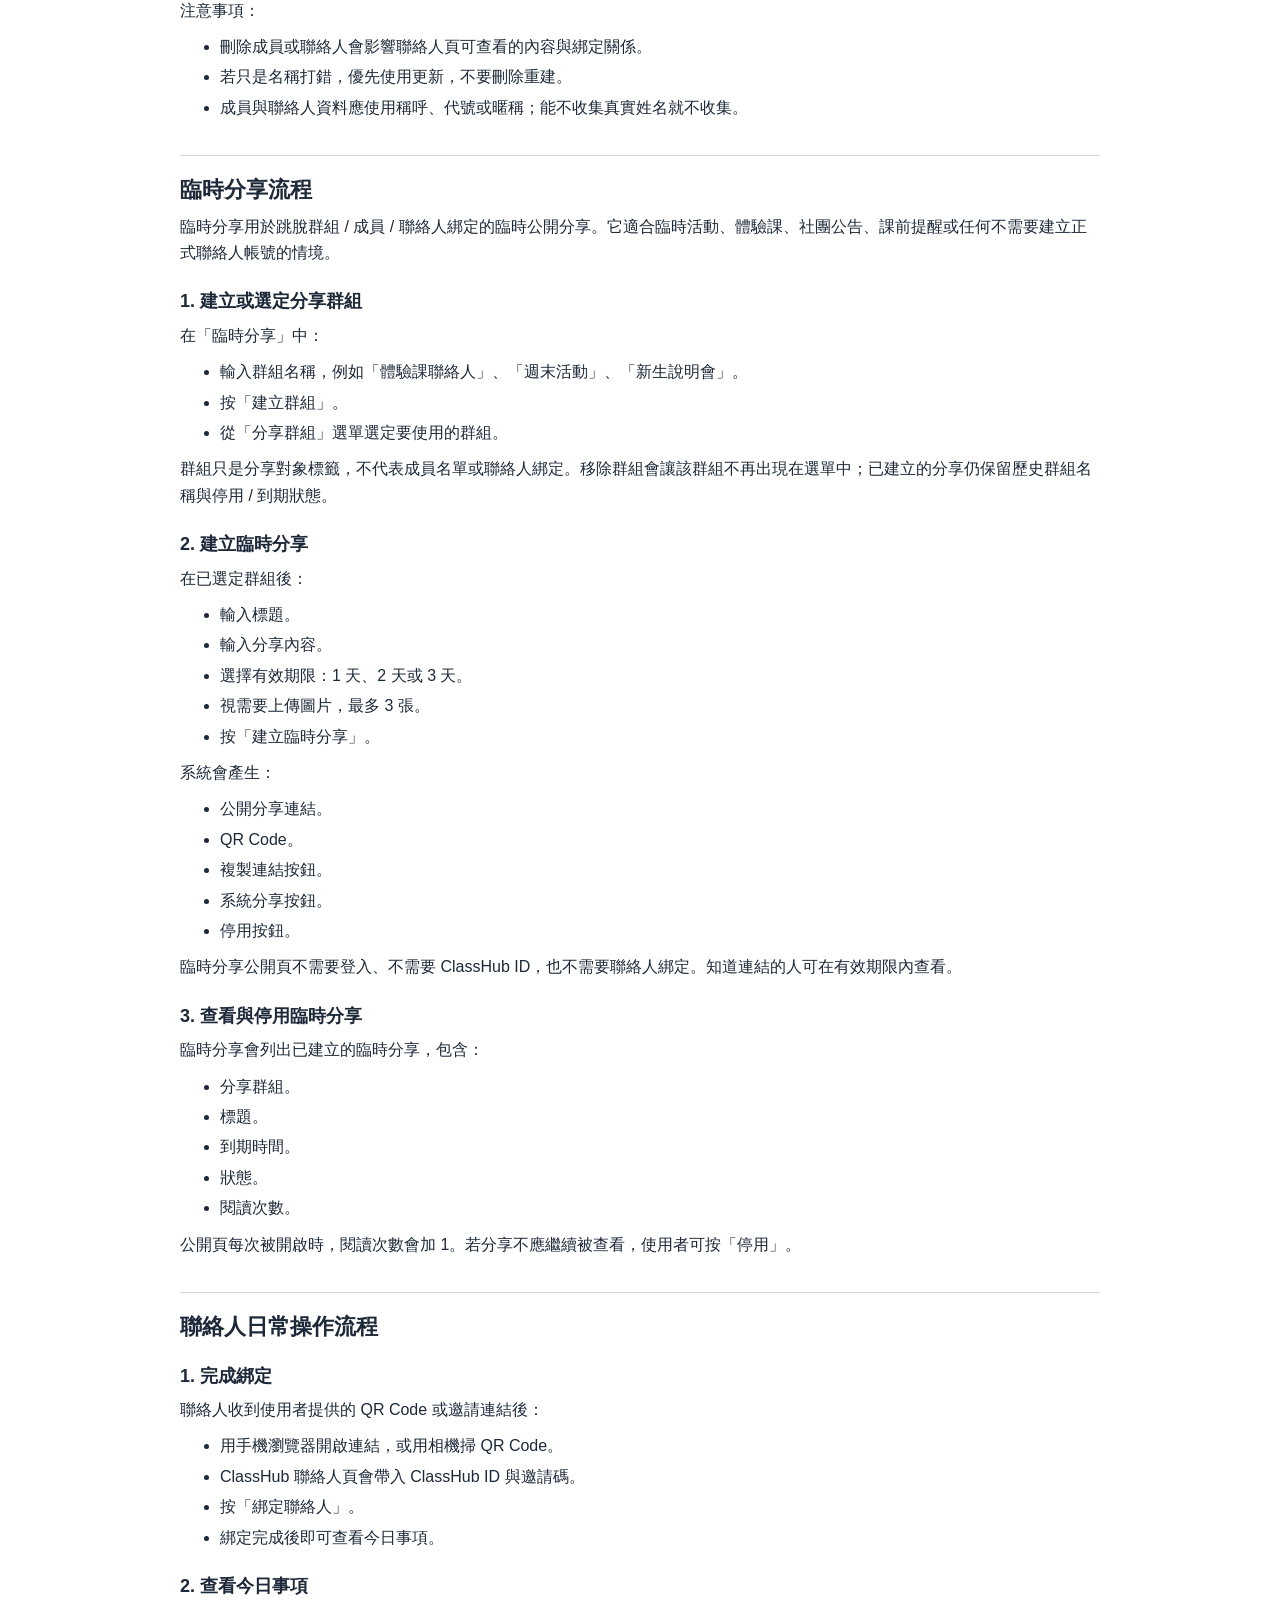
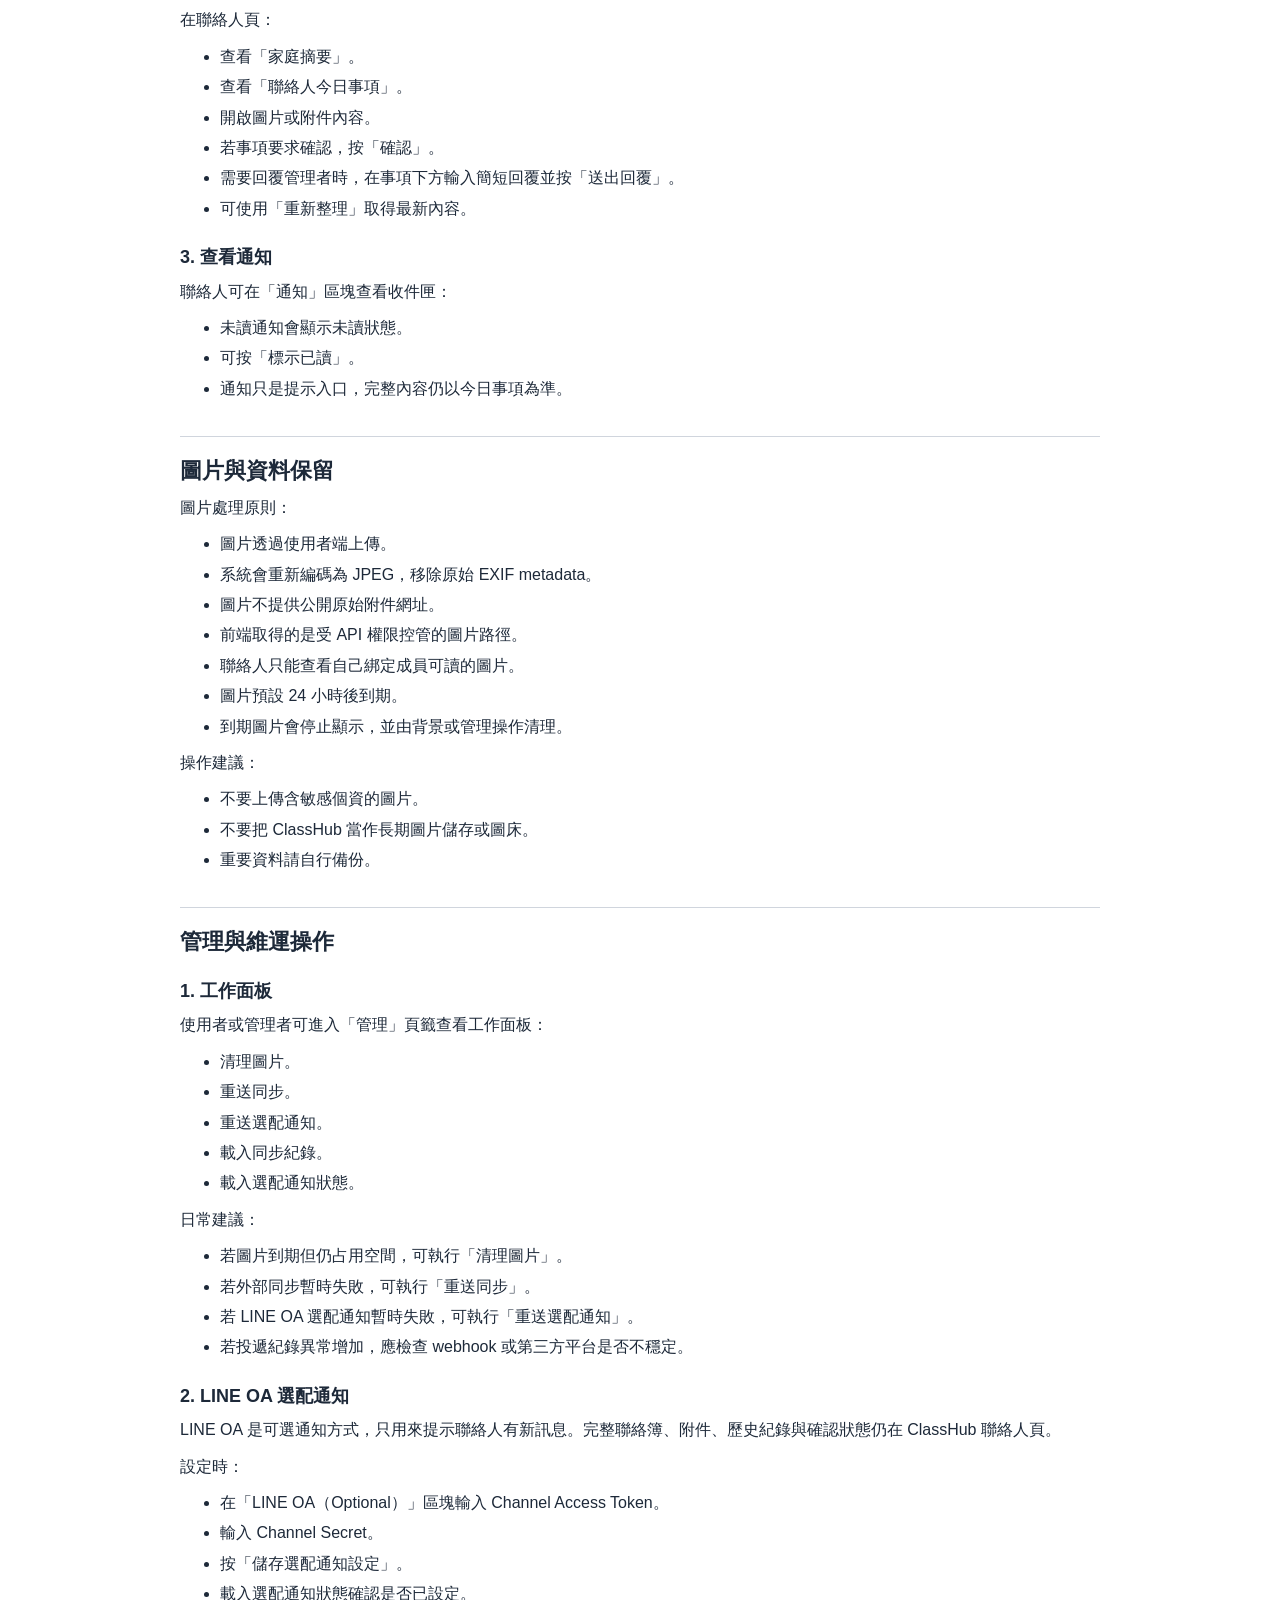
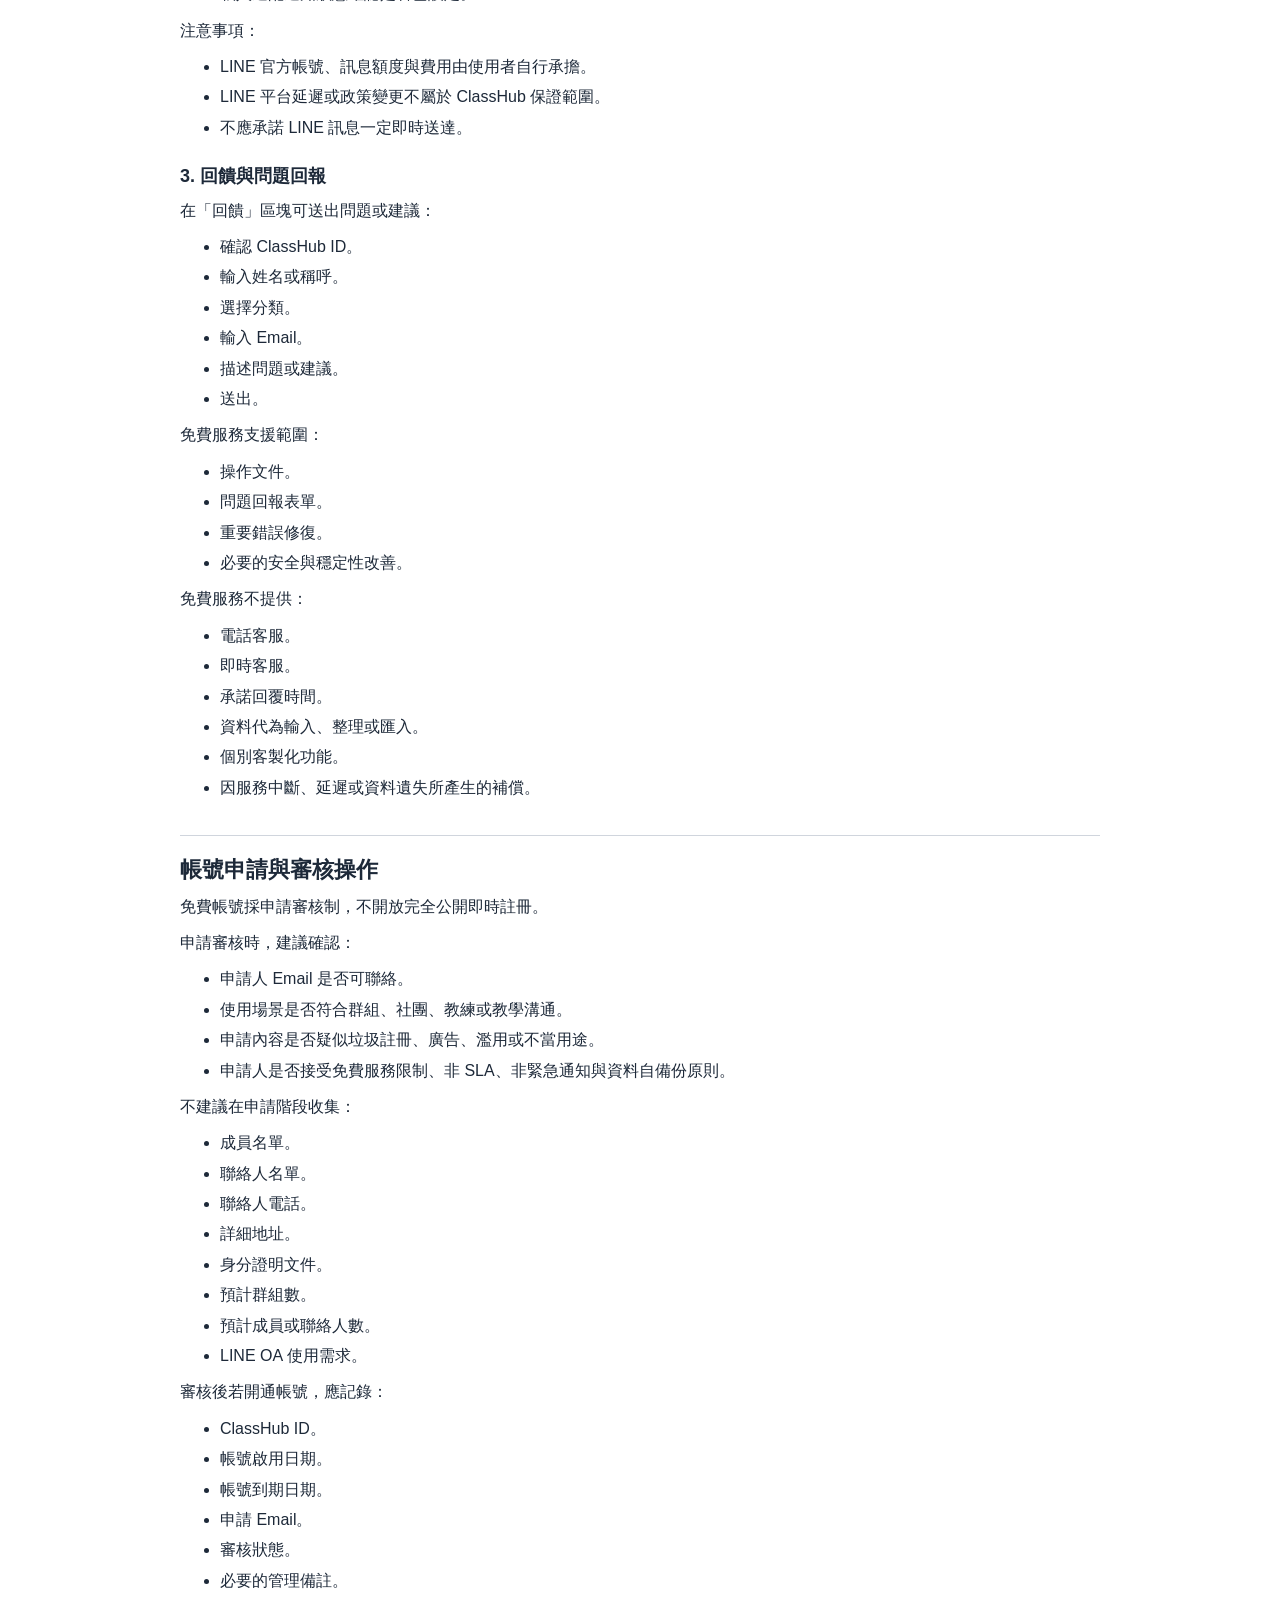
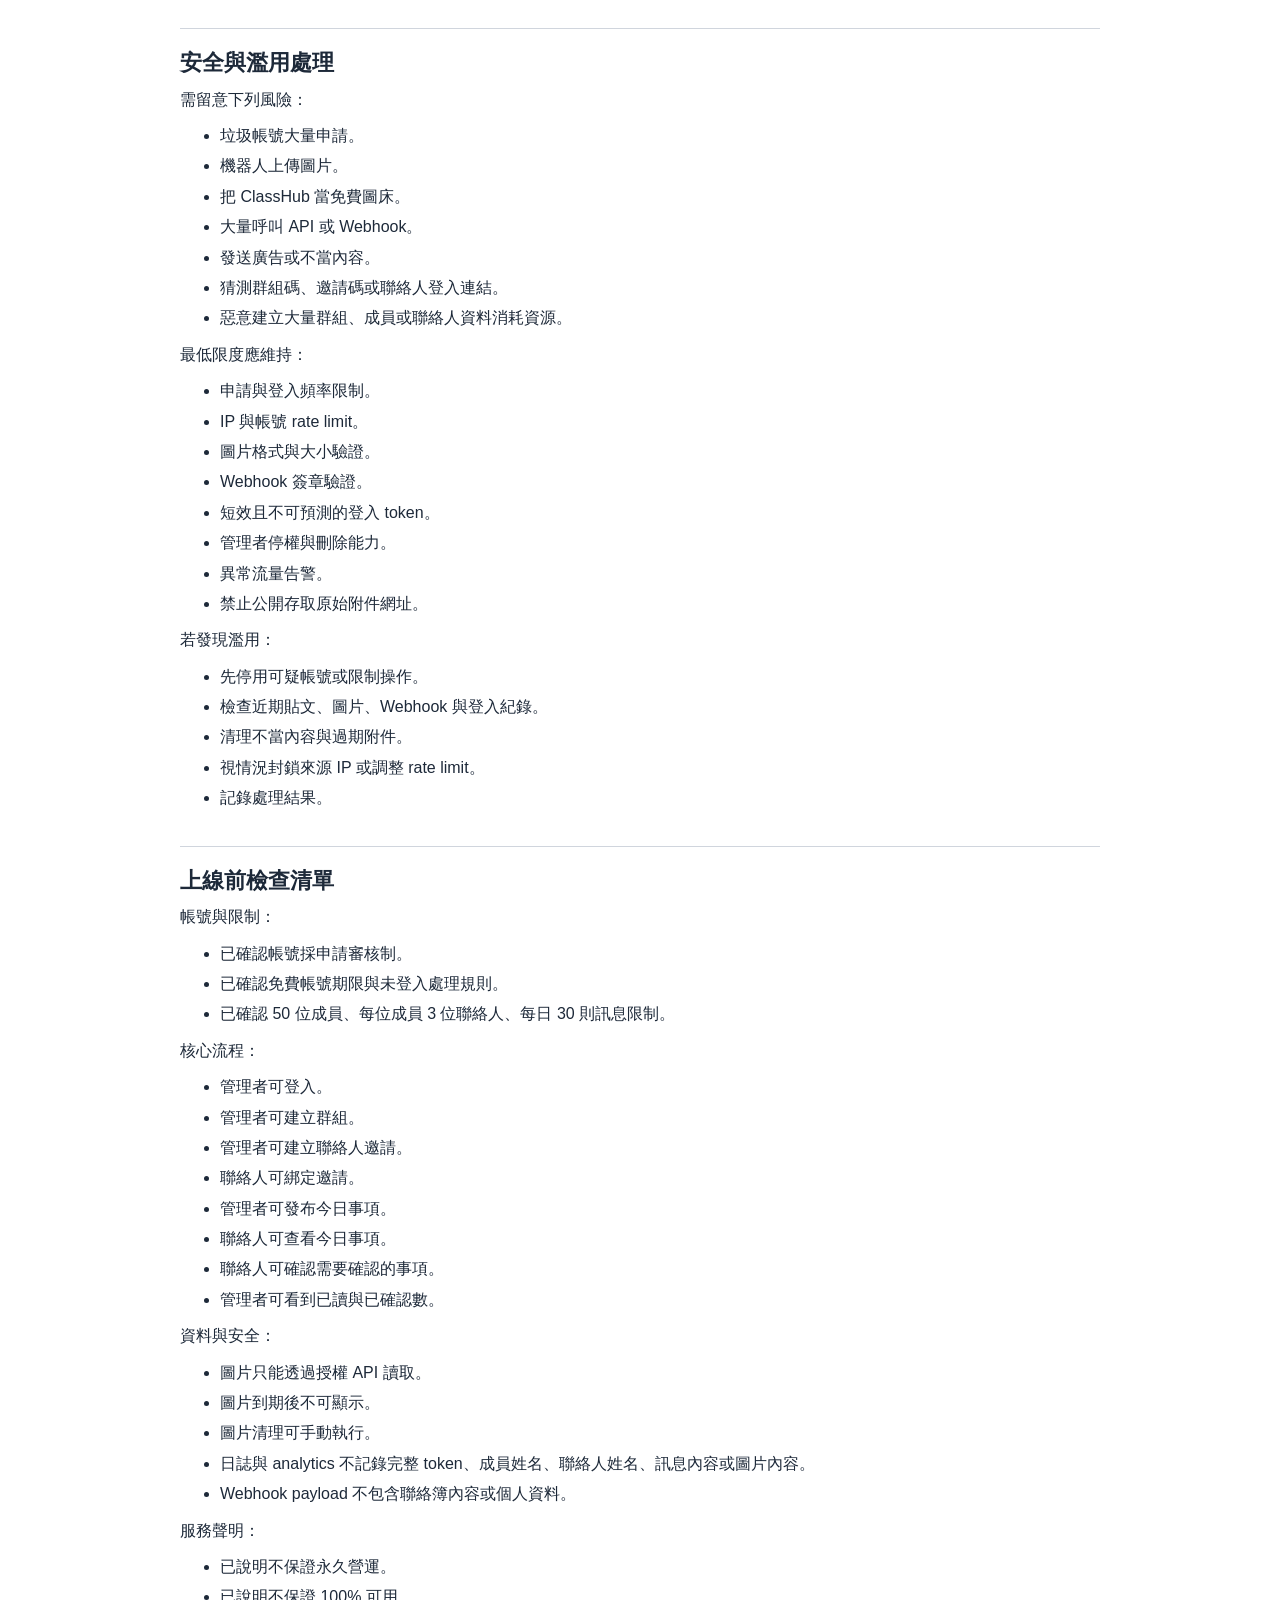
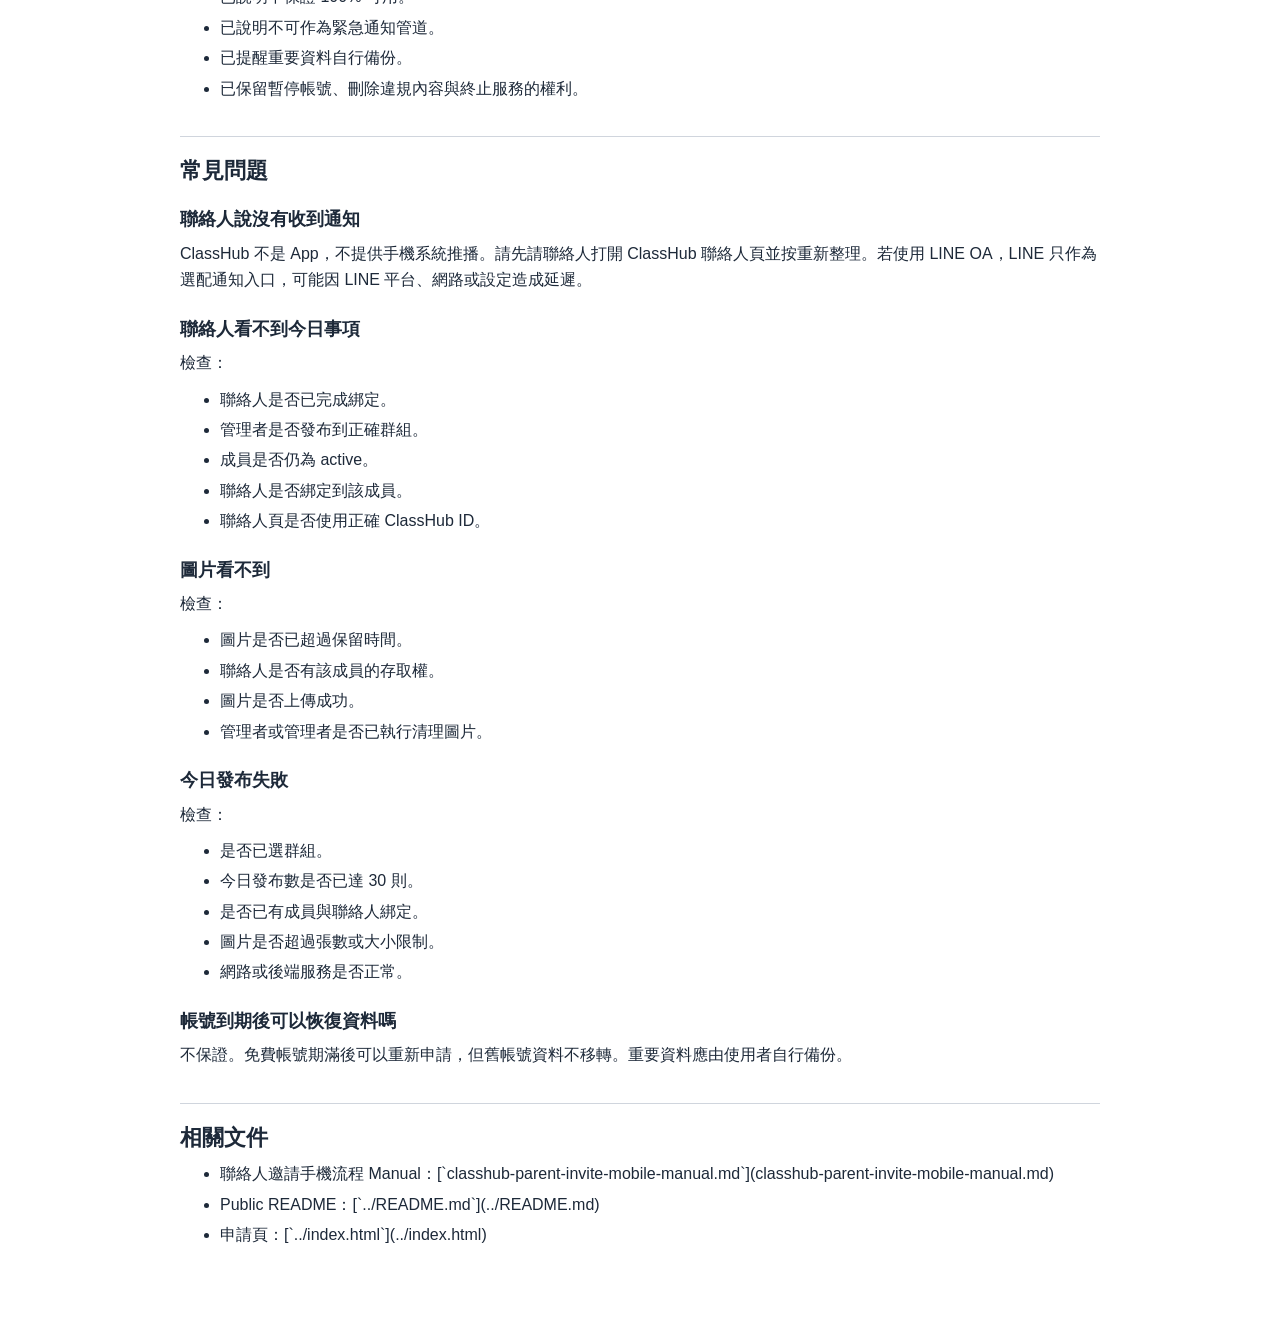
<file: manuals/classhub-operation-manual.html>
<!DOCTYPE html>
<html lang="zh-Hant">
<head>
<meta charset="utf-8">
<meta name="viewport" content="width=device-width, initial-scale=1">
<title>ClassHub 日常操作 Manual</title>
<style>
    :root {
      color-scheme: light;
      --ink: #1d2939;
      --muted: #667085;
      --line: #d0d5dd;
      --soft: #f5f7fb;
      --accent: #166534;
      --accent-soft: #dcfce7;
      --warn: #92400e;
      --warn-soft: #fef3c7;
    }
    body {
      margin: 0;
      font-family: -apple-system, BlinkMacSystemFont, "Segoe UI", sans-serif;
      color: var(--ink);
      background: #ffffff;
      line-height: 1.65;
    }
    main {
      max-width: 920px;
      margin: 0 auto;
      padding: 40px 20px 64px;
    }
    h1, h2, h3 {
      line-height: 1.25;
      margin: 0;
    }
    h1 {
      font-size: 34px;
      margin-bottom: 8px;
    }
    h2 {
      font-size: 22px;
      margin-top: 34px;
      padding-top: 20px;
      border-top: 1px solid var(--line);
    }
    h3 {
      font-size: 18px;
      margin-top: 24px;
    }
    p, ul, ol {
      margin: 10px 0;
    }
    li {
      margin: 4px 0;
    }
    code {
      background: var(--soft);
      border: 1px solid var(--line);
      border-radius: 6px;
      padding: 2px 6px;
      font-size: 0.92em;
      word-break: break-word;
    }
    .meta {
      color: var(--muted);
      margin-bottom: 24px;
    }
    .notice {
      background: var(--accent-soft);
      border: 1px solid #86efac;
      border-radius: 8px;
      padding: 14px 16px;
      margin: 18px 0;
    }
    .caution {
      background: var(--warn-soft);
      border: 1px solid #fcd34d;
      border-radius: 8px;
      padding: 14px 16px;
      margin: 18px 0;
    }
    .grid {
      display: grid;
      grid-template-columns: repeat(auto-fit, minmax(260px, 1fr));
      gap: 14px;
    }
    .box {
      border: 1px solid var(--line);
      border-radius: 8px;
      padding: 14px 16px;
      background: #fff;
    }
    @media (max-width: 640px) {
      main {
        padding: 28px 16px 48px;
      }
      h1 {
        font-size: 28px;
      }
    }
  </style>
</head>
<body>
<main>
<h1>ClassHub 日常操作 Manual</h1>

<p>日期：2026-08-16</p>

<p>本 manual 說明 ClassHub 0.2.0 的日常操作流程，對象包含管理者、教練、社團管理者，以及協助維運免費服務的管理人員。ClassHub 是 RWD 網頁服務，不是手機 App；聯絡人透過瀏覽器開啟聯絡人頁查看今日事項與圖片。</p>

<p>ClassHub 登入者在 UI 中稱為「使用者」。登入後主要分為兩個工作模式：</p>

<ul>
<li>**群組模式**：正式群組聯絡簿流程，包含群組、成員、聯絡人綁定、今日事項、確認、回覆與收件狀態。</li>
<li>**臨時分享**：短期公開連結流程，以「群組」作為分享對象標籤，不需要建立成員與聯絡人綁定。知道分享連結的人可在有效期限內查看，公開頁每次開啟會讓閱讀紀錄加 1。</li>
</ul>

<p>聯絡人邀請的手機操作細節請參考：</p>

<p>[`classhub-parent-invite-mobile-manual.md`](classhub-parent-invite-mobile-manual.md)</p>

<h2>角色與前提</h2>

<ul>
<li>使用者已取得 ClassHub ID 與密碼。</li>
<li>ClassHub 帳號已通過申請審核並啟用。</li>
<li>使用者已使用瀏覽器登入 ClassHub。</li>
<li>使用群組模式前，至少建立一個群組或社團。</li>
<li>使用臨時分享前，至少建立一個分享群組。</li>
<li>聯絡人端需先完成邀請綁定，才可查看對應成員的今日事項。</li>
<li>臨時分享不需要聯絡人端綁定；知道連結的人即可查看。</li>
</ul>

<h2>服務邊界</h2>

<ul>
<li>ClassHub 是 Web-based / RWD 服務，不提供 App Store 或 Google Play App。</li>
<li>ClassHub 不提供手機系統層級推播。</li>
<li>LINE OA 是選配通知入口，完整內容仍以 ClassHub 聯絡人頁為準。</li>
<li>LINE OA 帳號、訊息額度、平台規則與相關費用不在 ClassHub 免費服務範圍內。</li>
<li>系統會盡力即時顯示與傳遞訊息，但網路、裝置、第三方平台或系統狀況可能造成延遲。</li>
<li>ClassHub 不應作為緊急通知、即時救援或唯一正式通知管道。</li>
</ul>

<h2>免費帳號限制</h2>

<p>目前免費帳號的主要限制如下：</p>

<ul>
<li>每個帳號最多 50 位成員。</li>
<li>每位成員最多綁定 3 位聯絡人。</li>
<li>每個帳號每天最多發布 30 則訊息。</li>
<li>每則訊息最多附加 3 張圖片。</li>
<li>每則臨時分享最多附加 3 張圖片，最長有效期限 3 天。</li>
<li>名單匯入檔案必須是 CSV，單檔最大 256 KB，最多 300 筆資料列。</li>
<li>管理者上傳圖片預設保留 24 小時。</li>
<li>API、Webhook、選配通知投遞會受頻率與重試限制。</li>
</ul>

<p>服務時間：</p>

<ul>
<li>ClassHub 免費服務每日預定開放時間為台灣時間 06:00-22:00。</li>
<li>非服務時間內，系統可能暫停、進行維護、備份或資源調整。</li>
<li>非服務時間內不保證可登入、發布、查看訊息或接收通知。</li>
<li>ClassHub 不應作為緊急通知、即時救援或唯一正式通知管道。</li>
</ul>

<p>帳號期限與未登入處理：</p>

<ul>
<li>每個免費帳號最多使用 6 個月。</li>
<li>連續 30 天未登入時，系統會盡力寄送 Email 通知。</li>
<li>通知後 10 天內仍未登入者，帳號將被停用。</li>
<li>帳號停用後 5 天內若未提出恢復申請或完成必要確認，帳號與相關資料可能被移除。</li>
<li>期滿後可重新申請，但舊資料不移轉。</li>
</ul>

<h2>使用者日常操作流程</h2>

<h3>1. 登入</h3>

<ul>
<li>開啟 ClassHub 網頁。</li>
<li>輸入 ClassHub ID 與密碼。</li>
<li>按「登入」。</li>
</ul>

<p>登入後頁面會顯示使用者狀態，並可切換「群組模式」、「臨時分享」與「回饋」。</p>

<h3>2. 選擇工作模式</h3>

<p>登入後先選擇要使用的模式：</p>

<ul>
<li>**群組模式**：用於聯絡簿、成員 / 聯絡人名單、聯絡人邀請、今日事項與收件狀態。</li>
<li>**臨時分享**：用於不需要成員 / 聯絡人綁定的臨時分享，例如體驗課、活動通知、臨時群組公告。</li>
</ul>

<p>聯絡人頁不是登入者的主工作模式。聯絡人通常透過邀請連結進入，或由已綁定的聯絡人 session 直接開啟。</p>

<p>若系統要求更改密碼：</p>

<ul>
<li>在「更改密碼」區塊輸入新密碼。</li>
<li>再次輸入確認密碼。</li>
<li>按「更新密碼」。</li>
<li>更新後重新登入。</li>
</ul>

<h3>3. 群組模式：選定或建立群組</h3>

<p>在「群組」區塊：</p>

<ul>
<li>從「選定群組」選擇既有群組。</li>
<li>若尚未建立群組，輸入群組名稱後建立。</li>
<li>發布、聯絡人邀請、成員管理會以目前選定群組為主要操作範圍。</li>
<li>若群組已不再使用，可按「刪除群組」先查看影響摘要。</li>
</ul>

<p>操作建議：</p>

<ul>
<li>群組名稱用管理者或聯絡人都看得懂的稱呼。</li>
<li>若是社團，可使用「週三羽球初階班」、「週六美術 A 班」這類名稱。</li>
<li>不需要在群組名稱放入成員個資。</li>
<li>刪除群組前，請先確認該班今日事項、成員與聯絡人綁定是否已不再需要。</li>
</ul>

<h3>4. 群組模式：匯入群組名單</h3>

<p>ClassHub 第一版採用「匯入式同步」，不是即時雙向 Google Sheet 同步。使用者先在 Google Sheet 整理名單，再匯出 CSV 檔案，回到 ClassHub 上傳與同步。</p>

<p>CSV 欄位建議如下：</p>

<ul>
<li>群組名稱，必填。</li>
<li>成員姓名，必填。</li>
<li>聯絡人稱呼，選填。</li>
<li>聯絡人電話，選填。</li>
<li>成員編號，選填。</li>
</ul>

<p>匯入流程：</p>

<ul>
<li>在 Google Sheet 整理群組、成員與聯絡人名單。</li>
<li>匯出 CSV 檔案。</li>
<li>在 ClassHub「Google Sheet 匯入」區塊按「選擇 CSV」。</li>
<li>按「預覽」檢查群組新增、成員新增、成員更新、成員停用、聯絡人新增與聯絡人停用數量。</li>
<li>若有格式錯誤，可下載錯誤清單修正後重新預覽。</li>
<li>確認預覽結果後，按「同步名單」。</li>
</ul>

<p>匯入限制：</p>

<ul>
<li>CSV 單檔最大 256 KB。</li>
<li>CSV 單檔最多 300 筆資料列。</li>
<li>正式帳號有效成員總數仍受 50 位上限限制。</li>
<li>CSV 中未出現、但同一匯入群組中已存在的成員或聯絡人，會被標記為停用，不會直接刪除。</li>
</ul>

<h3>5. 群組模式：建立成員與聯絡人邀請</h3>

<p>在「連結與邀請」區塊建立聯絡人邀請：</p>

<ul>
<li>選擇群組。</li>
<li>若是新成員，選「新增成員」並輸入成員稱呼。</li>
<li>若是既有成員，直接選擇該成員。</li>
<li>輸入聯絡人稱呼。</li>
<li>聯絡人電話為選填，非必要不建議收集。</li>
<li>按「建立聯絡人並產生邀請碼」。</li>
</ul>

<p>系統會產生：</p>

<ul>
<li>聯絡人邀請 QR Code。</li>
<li>聯絡人邀請連結。</li>
<li>分享按鈕。</li>
<li>複製連結按鈕。</li>
</ul>

<p>使用者可以請聯絡人掃 QR Code，或用手機分享連結給聯絡人。完整邀請流程請參考 parent invite manual。</p>

<p>若群組內已有成員與聯絡人連結，使用者也可以按「產生整班 QR Code」。系統會產生每位聯絡人的邀請卡片，包含成員、聯絡人、邀請連結與 QR Code；使用者可直接列印 QR Code 卡片。</p>

<h3>6. 群組模式：發布今日事項</h3>

<p>在「快速發布」區塊：</p>

<ul>
<li>確認已選定群組。</li>
<li>輸入標題。</li>
<li>選擇分類，例如公告、作業、攜帶物品、活動、請假、繳費提醒或其他。</li>
<li>輸入內容。</li>
<li>視需要勾選「需要確認」。</li>
<li>視需要上傳圖片，最多 3 張。</li>
<li>按「發布」。</li>
</ul>

<p>發布後：</p>

<ul>
<li>今日事項會出現在使用者的「群組聯絡簿」。</li>
<li>已綁定的聯絡人可在聯絡人頁看到對應事項。</li>
<li>需要確認的事項，聯絡人可以按「確認」。</li>
<li>聯絡人可在事項下方輸入最多 200 字的簡短回覆。</li>
<li>使用者端可看到已讀、已確認數量與聯絡人回覆內容。</li>
</ul>

<p>發布前檢查：</p>

<ul>
<li>是否選到正確群組。</li>
<li>標題是否清楚。</li>
<li>是否避免放入過多個資。</li>
<li>圖片是否只包含必要資訊。</li>
<li>是否不把 ClassHub 當緊急通知管道。</li>
</ul>

<h3>7. 群組模式：查看今日貼文與確認狀態</h3>

<p>在「群組聯絡簿」區塊，使用者可查看：</p>

<ul>
<li>今日已發布事項。</li>
<li>分類、標題與內容。</li>
<li>圖片是否可正常顯示。</li>
<li>收件人數。</li>
<li>已讀數。</li>
<li>已確認數。</li>
<li>回覆數與聯絡人回覆內容。</li>
</ul>

<p>若需要確認每位收件人的狀態，按貼文上的「查看狀態」。系統會顯示收件人明細：</p>

<ul>
<li>成員姓名與聯絡人稱呼。</li>
<li>已查看或尚未查看。</li>
<li>已確認、尚未確認或不需確認。</li>
<li>回覆數。</li>
<li>最後查看、確認與回覆時間。</li>
<li>最新一則回覆內容。</li>
</ul>

<p>狀態面板可按「重新載入」取得最新狀態。</p>

<p>若發現內容錯誤，應刪除原貼文後重新發布；目前已發布貼文以刪除與重發為主要修正方式。</p>

<h3>8. 群組模式：刪除貼文</h3>

<p>使用者可在「群組聯絡簿」區塊刪除貼文：</p>

<ul>
<li>刪除單則貼文：按該貼文的「刪除」。</li>
<li>批次刪除：勾選多則貼文後按「刪除選取」。</li>
<li>系統會要求確認後才刪除。</li>
</ul>

<p>刪除後貼文會從今日顯示中移除。圖片仍會依到期與清理程序處理。</p>

<h3>9. 群組模式：刪除群組</h3>

<p>若整個群組或社團已結束，使用者可在「群組」區塊刪除目前選定的群組。</p>

<p>刪除流程：</p>

<ul>
<li>先選定要刪除的群組。</li>
<li>按「刪除群組」。</li>
<li>系統會載入刪除摘要，列出受影響成員、聯絡人綁定，以及會封存或保留的聯絡人。</li>
<li>確認摘要後，輸入完整群組名稱。</li>
<li>按「確認刪除群組」。</li>
</ul>

<p>刪除後的處理：</p>

<ul>
<li>該群組會被封存。</li>
<li>該群組內的成員會被封存。</li>
<li>該班成員與聯絡人的綁定會被移除。</li>
<li>未使用的相關聯絡人邀請會到期。</li>
<li>若某位聯絡人刪除該班成員後沒有其他成員，該聯絡人會被封存，登入 session 也會被撤銷。</li>
<li>若某位聯絡人仍綁定其他群組或其他成員，該聯絡人會保留。</li>
</ul>

<p>注意事項：</p>

<ul>
<li>刪除群組是危險操作，適合用於群組或活動已結束、不再需要使用的情境。</li>
<li>若只是群組名稱打錯，請建立正確群組並調整資料，不要用刪除群組取代一般修正流程。</li>
<li>刪除群組會影響聯絡人頁可查看的內容與登入狀態；操作前請確認聯絡人不再需要該班資料。</li>
</ul>

<h3>10. 群組模式：管理成員與聯絡人</h3>

<p>在「成員與聯絡人」區塊：</p>

<p>成員可操作：</p>

<ul>
<li>更新成員稱呼。</li>
<li>調整成員所屬群組。</li>
<li>刪除成員。</li>
</ul>

<p>聯絡人可操作：</p>

<ul>
<li>更新聯絡人稱呼。</li>
<li>更新聯絡人電話。</li>
<li>刪除聯絡人。</li>
</ul>

<p>注意事項：</p>

<ul>
<li>刪除成員或聯絡人會影響聯絡人頁可查看的內容與綁定關係。</li>
<li>若只是名稱打錯，優先使用更新，不要刪除重建。</li>
<li>成員與聯絡人資料應使用稱呼、代號或暱稱；能不收集真實姓名就不收集。</li>
</ul>

<h2>臨時分享流程</h2>

<p>臨時分享用於跳脫群組 / 成員 / 聯絡人綁定的臨時公開分享。它適合臨時活動、體驗課、社團公告、課前提醒或任何不需要建立正式聯絡人帳號的情境。</p>

<h3>1. 建立或選定分享群組</h3>

<p>在「臨時分享」中：</p>

<ul>
<li>輸入群組名稱，例如「體驗課聯絡人」、「週末活動」、「新生說明會」。</li>
<li>按「建立群組」。</li>
<li>從「分享群組」選單選定要使用的群組。</li>
</ul>

<p>群組只是分享對象標籤，不代表成員名單或聯絡人綁定。移除群組會讓該群組不再出現在選單中；已建立的分享仍保留歷史群組名稱與停用 / 到期狀態。</p>

<h3>2. 建立臨時分享</h3>

<p>在已選定群組後：</p>

<ul>
<li>輸入標題。</li>
<li>輸入分享內容。</li>
<li>選擇有效期限：1 天、2 天或 3 天。</li>
<li>視需要上傳圖片，最多 3 張。</li>
<li>按「建立臨時分享」。</li>
</ul>

<p>系統會產生：</p>

<ul>
<li>公開分享連結。</li>
<li>QR Code。</li>
<li>複製連結按鈕。</li>
<li>系統分享按鈕。</li>
<li>停用按鈕。</li>
</ul>

<p>臨時分享公開頁不需要登入、不需要 ClassHub ID，也不需要聯絡人綁定。知道連結的人可在有效期限內查看。</p>

<h3>3. 查看與停用臨時分享</h3>

<p>臨時分享會列出已建立的臨時分享，包含：</p>

<ul>
<li>分享群組。</li>
<li>標題。</li>
<li>到期時間。</li>
<li>狀態。</li>
<li>閱讀次數。</li>
</ul>

<p>公開頁每次被開啟時，閱讀次數會加 1。若分享不應繼續被查看，使用者可按「停用」。</p>

<h2>聯絡人日常操作流程</h2>

<h3>1. 完成綁定</h3>

<p>聯絡人收到使用者提供的 QR Code 或邀請連結後：</p>

<ul>
<li>用手機瀏覽器開啟連結，或用相機掃 QR Code。</li>
<li>ClassHub 聯絡人頁會帶入 ClassHub ID 與邀請碼。</li>
<li>按「綁定聯絡人」。</li>
<li>綁定完成後即可查看今日事項。</li>
</ul>

<h3>2. 查看今日事項</h3>

<p>在聯絡人頁：</p>

<ul>
<li>查看「家庭摘要」。</li>
<li>查看「聯絡人今日事項」。</li>
<li>開啟圖片或附件內容。</li>
<li>若事項要求確認，按「確認」。</li>
<li>需要回覆管理者時，在事項下方輸入簡短回覆並按「送出回覆」。</li>
<li>可使用「重新整理」取得最新內容。</li>
</ul>

<h3>3. 查看通知</h3>

<p>聯絡人可在「通知」區塊查看收件匣：</p>

<ul>
<li>未讀通知會顯示未讀狀態。</li>
<li>可按「標示已讀」。</li>
<li>通知只是提示入口，完整內容仍以今日事項為準。</li>
</ul>

<h2>圖片與資料保留</h2>

<p>圖片處理原則：</p>

<ul>
<li>圖片透過使用者端上傳。</li>
<li>系統會重新編碼為 JPEG，移除原始 EXIF metadata。</li>
<li>圖片不提供公開原始附件網址。</li>
<li>前端取得的是受 API 權限控管的圖片路徑。</li>
<li>聯絡人只能查看自己綁定成員可讀的圖片。</li>
<li>圖片預設 24 小時後到期。</li>
<li>到期圖片會停止顯示，並由背景或管理操作清理。</li>
</ul>

<p>操作建議：</p>

<ul>
<li>不要上傳含敏感個資的圖片。</li>
<li>不要把 ClassHub 當作長期圖片儲存或圖床。</li>
<li>重要資料請自行備份。</li>
</ul>

<h2>管理與維運操作</h2>

<h3>1. 工作面板</h3>

<p>使用者或管理者可進入「管理」頁籤查看工作面板：</p>

<ul>
<li>清理圖片。</li>
<li>重送同步。</li>
<li>重送選配通知。</li>
<li>載入同步紀錄。</li>
<li>載入選配通知狀態。</li>
</ul>

<p>日常建議：</p>

<ul>
<li>若圖片到期但仍占用空間，可執行「清理圖片」。</li>
<li>若外部同步暫時失敗，可執行「重送同步」。</li>
<li>若 LINE OA 選配通知暫時失敗，可執行「重送選配通知」。</li>
<li>若投遞紀錄異常增加，應檢查 webhook 或第三方平台是否不穩定。</li>
</ul>

<h3>2. LINE OA 選配通知</h3>

<p>LINE OA 是可選通知方式，只用來提示聯絡人有新訊息。完整聯絡簿、附件、歷史紀錄與確認狀態仍在 ClassHub 聯絡人頁。</p>

<p>設定時：</p>

<ul>
<li>在「LINE OA（Optional）」區塊輸入 Channel Access Token。</li>
<li>輸入 Channel Secret。</li>
<li>按「儲存選配通知設定」。</li>
<li>載入選配通知狀態確認是否已設定。</li>
</ul>

<p>注意事項：</p>

<ul>
<li>LINE 官方帳號、訊息額度與費用由使用者自行承擔。</li>
<li>LINE 平台延遲或政策變更不屬於 ClassHub 保證範圍。</li>
<li>不應承諾 LINE 訊息一定即時送達。</li>
</ul>

<h3>3. 回饋與問題回報</h3>

<p>在「回饋」區塊可送出問題或建議：</p>

<ul>
<li>確認 ClassHub ID。</li>
<li>輸入姓名或稱呼。</li>
<li>選擇分類。</li>
<li>輸入 Email。</li>
<li>描述問題或建議。</li>
<li>送出。</li>
</ul>

<p>免費服務支援範圍：</p>

<ul>
<li>操作文件。</li>
<li>問題回報表單。</li>
<li>重要錯誤修復。</li>
<li>必要的安全與穩定性改善。</li>
</ul>

<p>免費服務不提供：</p>

<ul>
<li>電話客服。</li>
<li>即時客服。</li>
<li>承諾回覆時間。</li>
<li>資料代為輸入、整理或匯入。</li>
<li>個別客製化功能。</li>
<li>因服務中斷、延遲或資料遺失所產生的補償。</li>
</ul>

<h2>帳號申請與審核操作</h2>

<p>免費帳號採申請審核制，不開放完全公開即時註冊。</p>

<p>申請審核時，建議確認：</p>

<ul>
<li>申請人 Email 是否可聯絡。</li>
<li>使用場景是否符合群組、社團、教練或教學溝通。</li>
<li>申請內容是否疑似垃圾註冊、廣告、濫用或不當用途。</li>
<li>申請人是否接受免費服務限制、非 SLA、非緊急通知與資料自備份原則。</li>
</ul>

<p>不建議在申請階段收集：</p>

<ul>
<li>成員名單。</li>
<li>聯絡人名單。</li>
<li>聯絡人電話。</li>
<li>詳細地址。</li>
<li>身分證明文件。</li>
<li>預計群組數。</li>
<li>預計成員或聯絡人數。</li>
<li>LINE OA 使用需求。</li>
</ul>

<p>審核後若開通帳號，應記錄：</p>

<ul>
<li>ClassHub ID。</li>
<li>帳號啟用日期。</li>
<li>帳號到期日期。</li>
<li>申請 Email。</li>
<li>審核狀態。</li>
<li>必要的管理備註。</li>
</ul>

<h2>安全與濫用處理</h2>

<p>需留意下列風險：</p>

<ul>
<li>垃圾帳號大量申請。</li>
<li>機器人上傳圖片。</li>
<li>把 ClassHub 當免費圖床。</li>
<li>大量呼叫 API 或 Webhook。</li>
<li>發送廣告或不當內容。</li>
<li>猜測群組碼、邀請碼或聯絡人登入連結。</li>
<li>惡意建立大量群組、成員或聯絡人資料消耗資源。</li>
</ul>

<p>最低限度應維持：</p>

<ul>
<li>申請與登入頻率限制。</li>
<li>IP 與帳號 rate limit。</li>
<li>圖片格式與大小驗證。</li>
<li>Webhook 簽章驗證。</li>
<li>短效且不可預測的登入 token。</li>
<li>管理者停權與刪除能力。</li>
<li>異常流量告警。</li>
<li>禁止公開存取原始附件網址。</li>
</ul>

<p>若發現濫用：</p>

<ul>
<li>先停用可疑帳號或限制操作。</li>
<li>檢查近期貼文、圖片、Webhook 與登入紀錄。</li>
<li>清理不當內容與過期附件。</li>
<li>視情況封鎖來源 IP 或調整 rate limit。</li>
<li>記錄處理結果。</li>
</ul>

<h2>上線前檢查清單</h2>

<p>帳號與限制：</p>

<ul>
<li>已確認帳號採申請審核制。</li>
<li>已確認免費帳號期限與未登入處理規則。</li>
<li>已確認 50 位成員、每位成員 3 位聯絡人、每日 30 則訊息限制。</li>
</ul>

<p>核心流程：</p>

<ul>
<li>管理者可登入。</li>
<li>管理者可建立群組。</li>
<li>管理者可建立聯絡人邀請。</li>
<li>聯絡人可綁定邀請。</li>
<li>管理者可發布今日事項。</li>
<li>聯絡人可查看今日事項。</li>
<li>聯絡人可確認需要確認的事項。</li>
<li>管理者可看到已讀與已確認數。</li>
</ul>

<p>資料與安全：</p>

<ul>
<li>圖片只能透過授權 API 讀取。</li>
<li>圖片到期後不可顯示。</li>
<li>圖片清理可手動執行。</li>
<li>日誌與 analytics 不記錄完整 token、成員姓名、聯絡人姓名、訊息內容或圖片內容。</li>
<li>Webhook payload 不包含聯絡簿內容或個人資料。</li>
</ul>

<p>服務聲明：</p>

<ul>
<li>已說明不保證永久營運。</li>
<li>已說明不保證 100% 可用。</li>
<li>已說明不可作為緊急通知管道。</li>
<li>已提醒重要資料自行備份。</li>
<li>已保留暫停帳號、刪除違規內容與終止服務的權利。</li>
</ul>

<h2>常見問題</h2>

<h3>聯絡人說沒有收到通知</h3>

<p>ClassHub 不是 App，不提供手機系統推播。請先請聯絡人打開 ClassHub 聯絡人頁並按重新整理。若使用 LINE OA，LINE 只作為選配通知入口，可能因 LINE 平台、網路或設定造成延遲。</p>

<h3>聯絡人看不到今日事項</h3>

<p>檢查：</p>

<ul>
<li>聯絡人是否已完成綁定。</li>
<li>管理者是否發布到正確群組。</li>
<li>成員是否仍為 active。</li>
<li>聯絡人是否綁定到該成員。</li>
<li>聯絡人頁是否使用正確 ClassHub ID。</li>
</ul>

<h3>圖片看不到</h3>

<p>檢查：</p>

<ul>
<li>圖片是否已超過保留時間。</li>
<li>聯絡人是否有該成員的存取權。</li>
<li>圖片是否上傳成功。</li>
<li>管理者或管理者是否已執行清理圖片。</li>
</ul>

<h3>今日發布失敗</h3>

<p>檢查：</p>

<ul>
<li>是否已選群組。</li>
<li>今日發布數是否已達 30 則。</li>
<li>是否已有成員與聯絡人綁定。</li>
<li>圖片是否超過張數或大小限制。</li>
<li>網路或後端服務是否正常。</li>
</ul>

<h3>帳號到期後可以恢復資料嗎</h3>

<p>不保證。免費帳號期滿後可以重新申請，但舊帳號資料不移轉。重要資料應由使用者自行備份。</p>

<h2>相關文件</h2>

<ul>
<li>聯絡人邀請手機流程 Manual：[`classhub-parent-invite-mobile-manual.md`](classhub-parent-invite-mobile-manual.md)</li>
<li>Public README：[`../README.md`](../README.md)</li>
<li>申請頁：[`../index.html`](../index.html)</li>
</ul>

</main>
</body>
</html>
</file>
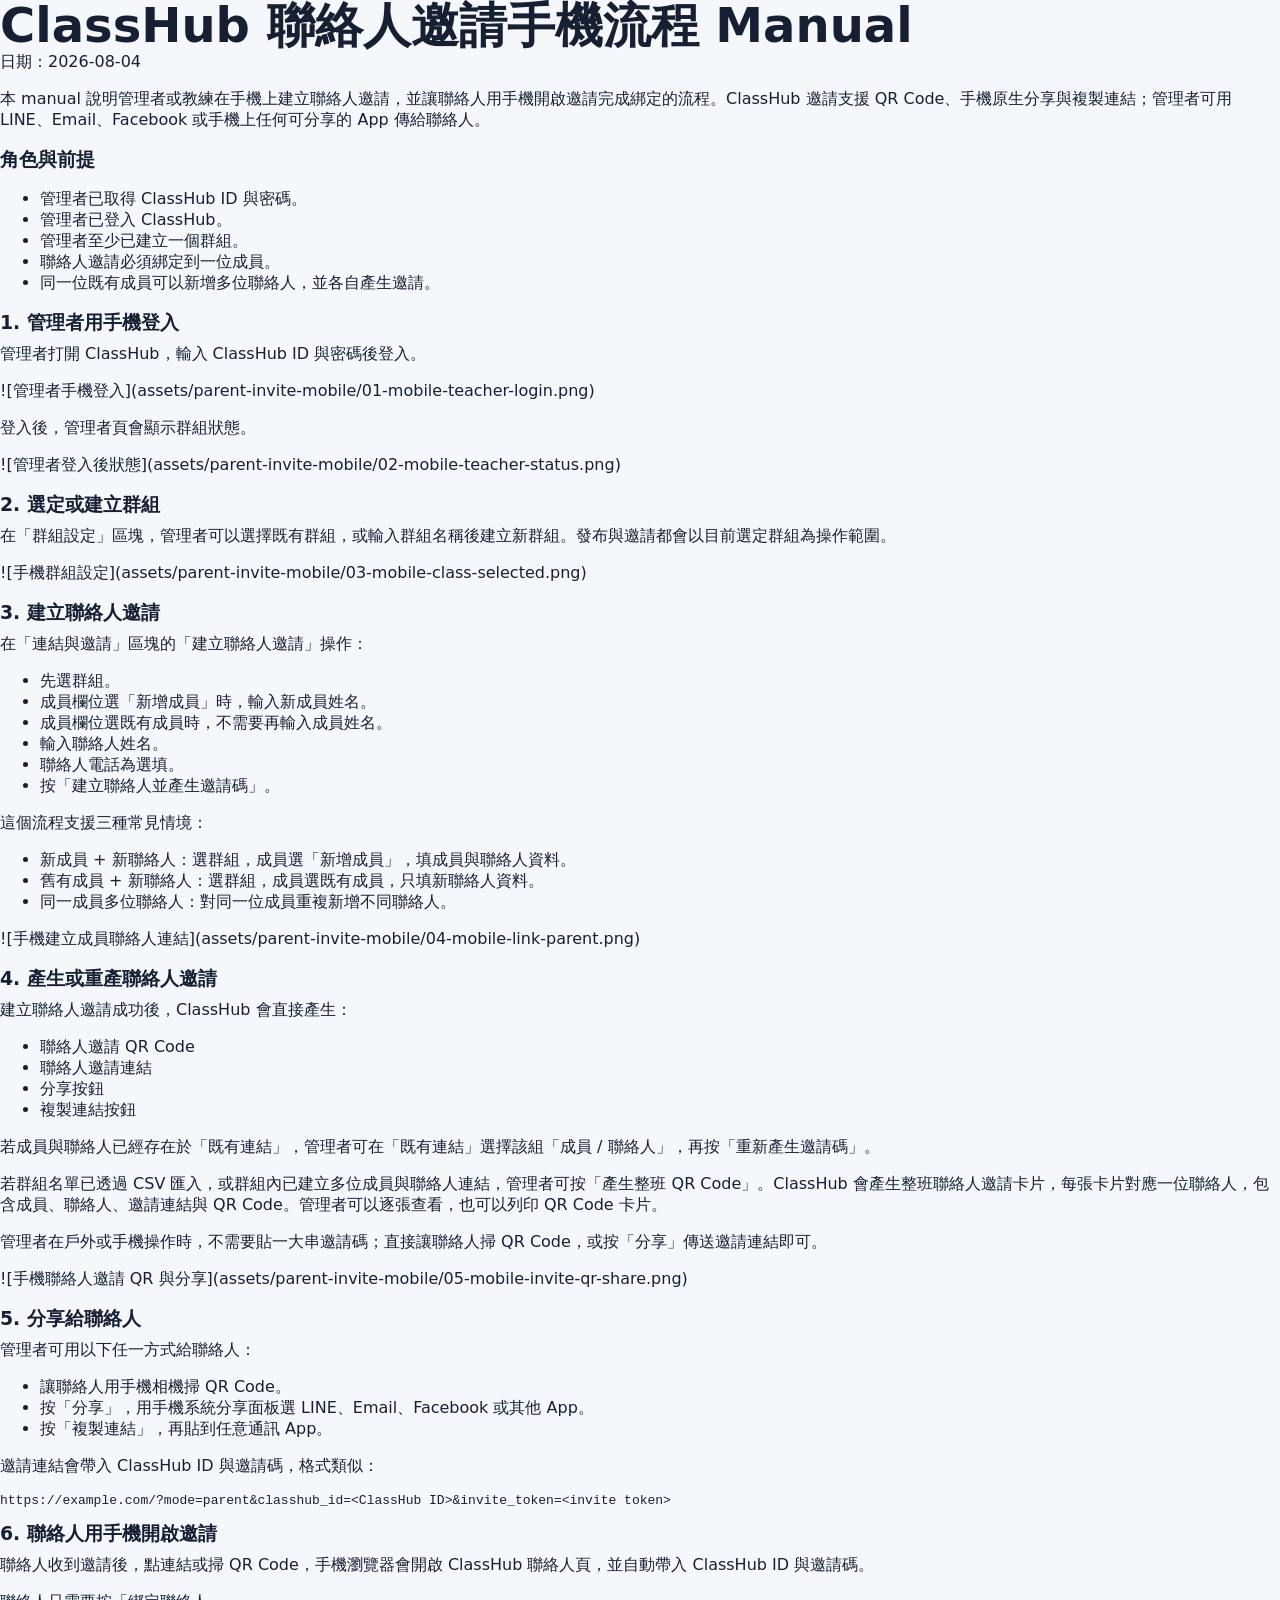
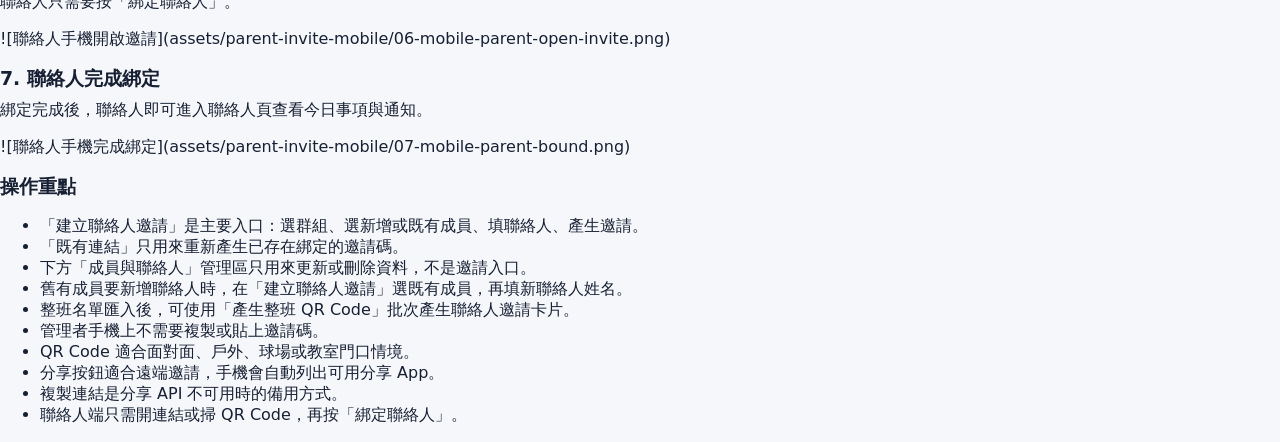
<file: manuals/classhub-parent-invite-mobile-manual.html>
<!DOCTYPE html>
<html lang="zh-Hant">
<head>
<meta charset="utf-8">
<meta name="viewport" content="width=device-width, initial-scale=1">
<title>ClassHub 聯絡人邀請手機流程 Manual</title>
<style>
      :root {
        --bg: #f5f7fb;
        --surface: #ffffff;
        --soft: #eef5f8;
        --fg: #172033;
        --muted: #657086;
        --border: #dce4ee;
        --accent: #0f8a7a;
        --accent-strong: #096b5f;
      }

      * {
        box-sizing: border-box;
      }

      body {
        margin: 0;
        background: var(--bg);
        color: var(--fg);
        font-family: "Noto Sans TC", "PingFang TC", "Microsoft JhengHei", system-ui, sans-serif;
      }

      button,
      a {
        font: inherit;
      }

      .shell {
        width: min(1120px, 100%);
        margin: 0 auto;
        padding: 18px;
      }

      .hero {
        display: grid;
        gap: 14px;
        padding: 14px 0 18px;
      }

      .brand {
        display: flex;
        align-items: center;
        gap: 12px;
      }

      .mark {
        display: grid;
        width: 44px;
        height: 44px;
        place-items: center;
        border: 2px solid var(--accent);
        border-radius: 10px;
        background: white;
        color: var(--accent);
        font-weight: 900;
      }

      h1,
      h2,
      p {
        margin-top: 0;
      }

      h1 {
        margin-bottom: 0;
        font-size: clamp(1.65rem, 7vw, 3rem);
        line-height: 1.08;
        letter-spacing: 0;
      }

      h2 {
        margin-bottom: 8px;
        font-size: 1.18rem;
      }

      .lead {
        max-width: 760px;
        margin-bottom: 0;
        color: var(--muted);
        font-size: 1.02rem;
        line-height: 1.7;
      }

      .tabs {
        position: sticky;
        top: 0;
        z-index: 5;
        display: flex;
        gap: 8px;
        overflow-x: auto;
        border-block: 1px solid var(--border);
        background: color-mix(in srgb, var(--bg), white 28%);
        padding: 10px 0;
      }

      .tabs button {
        min-height: 40px;
        border: 1px solid var(--border);
        border-radius: 8px;
        background: white;
        color: var(--fg);
        padding: 0 12px;
        white-space: nowrap;
      }

      .tabs button.active {
        border-color: var(--accent);
        background: var(--accent);
        color: white;
      }

      .layout {
        display: grid;
        gap: 14px;
        padding: 16px 0 26px;
      }

      .card {
        border: 1px solid var(--border);
        border-radius: 8px;
        background: var(--surface);
        padding: 14px;
      }

      .step {
        display: none;
      }

      .step.active {
        display: grid;
        gap: 14px;
      }

      .step-copy {
        color: var(--muted);
        line-height: 1.75;
      }

      .shot {
        display: grid;
        justify-items: center;
        border: 1px solid var(--border);
        border-radius: 8px;
        background: var(--soft);
        padding: 10px;
      }

      .shot img {
        width: min(390px, 100%);
        border: 1px solid var(--border);
        border-radius: 8px;
        background: white;
      }

      .action-row {
        display: flex;
        gap: 10px;
        flex-wrap: wrap;
      }

      .action-row a,
      .action-row button {
        display: inline-flex;
        min-height: 42px;
        align-items: center;
        border: 1px solid var(--border);
        border-radius: 8px;
        background: white;
        color: var(--fg);
        padding: 0 14px;
        text-decoration: none;
      }

      .action-row .primary {
        border-color: var(--accent);
        background: var(--accent);
        color: white;
      }

      .summary {
        display: grid;
        gap: 10px;
      }

      .summary li {
        margin-bottom: 6px;
        color: var(--muted);
        line-height: 1.6;
      }

      @media (min-width: 820px) {
        .layout {
          grid-template-columns: 280px minmax(0, 1fr);
          align-items: start;
        }

        .tabs {
          position: sticky;
          top: 16px;
          display: grid;
          border: 1px solid var(--border);
          border-radius: 8px;
          background: white;
          padding: 10px;
        }

        .tabs button {
          justify-content: start;
        }
      }
    </style>
</head>
<body>
<main>
<h1>ClassHub 聯絡人邀請手機流程 Manual</h1>

<p>日期：2026-08-04</p>

<p>本 manual 說明管理者或教練在手機上建立聯絡人邀請，並讓聯絡人用手機開啟邀請完成綁定的流程。ClassHub 邀請支援 QR Code、手機原生分享與複製連結；管理者可用 LINE、Email、Facebook 或手機上任何可分享的 App 傳給聯絡人。</p>

<h2>角色與前提</h2>

<ul>
<li>管理者已取得 ClassHub ID 與密碼。</li>
<li>管理者已登入 ClassHub。</li>
<li>管理者至少已建立一個群組。</li>
<li>聯絡人邀請必須綁定到一位成員。</li>
<li>同一位既有成員可以新增多位聯絡人，並各自產生邀請。</li>
</ul>

<h2>1. 管理者用手機登入</h2>

<p>管理者打開 ClassHub，輸入 ClassHub ID 與密碼後登入。</p>

<p>![管理者手機登入](assets/parent-invite-mobile/01-mobile-teacher-login.png)</p>

<p>登入後，管理者頁會顯示群組狀態。</p>

<p>![管理者登入後狀態](assets/parent-invite-mobile/02-mobile-teacher-status.png)</p>

<h2>2. 選定或建立群組</h2>

<p>在「群組設定」區塊，管理者可以選擇既有群組，或輸入群組名稱後建立新群組。發布與邀請都會以目前選定群組為操作範圍。</p>

<p>![手機群組設定](assets/parent-invite-mobile/03-mobile-class-selected.png)</p>

<h2>3. 建立聯絡人邀請</h2>

<p>在「連結與邀請」區塊的「建立聯絡人邀請」操作：</p>

<ul>
<li>先選群組。</li>
<li>成員欄位選「新增成員」時，輸入新成員姓名。</li>
<li>成員欄位選既有成員時，不需要再輸入成員姓名。</li>
<li>輸入聯絡人姓名。</li>
<li>聯絡人電話為選填。</li>
<li>按「建立聯絡人並產生邀請碼」。</li>
</ul>

<p>這個流程支援三種常見情境：</p>

<ul>
<li>新成員 + 新聯絡人：選群組，成員選「新增成員」，填成員與聯絡人資料。</li>
<li>舊有成員 + 新聯絡人：選群組，成員選既有成員，只填新聯絡人資料。</li>
<li>同一成員多位聯絡人：對同一位成員重複新增不同聯絡人。</li>
</ul>

<p>![手機建立成員聯絡人連結](assets/parent-invite-mobile/04-mobile-link-parent.png)</p>

<h2>4. 產生或重產聯絡人邀請</h2>

<p>建立聯絡人邀請成功後，ClassHub 會直接產生：</p>

<ul>
<li>聯絡人邀請 QR Code</li>
<li>聯絡人邀請連結</li>
<li>分享按鈕</li>
<li>複製連結按鈕</li>
</ul>

<p>若成員與聯絡人已經存在於「既有連結」，管理者可在「既有連結」選擇該組「成員 / 聯絡人」，再按「重新產生邀請碼」。</p>

<p>若群組名單已透過 CSV 匯入，或群組內已建立多位成員與聯絡人連結，管理者可按「產生整班 QR Code」。ClassHub 會產生整班聯絡人邀請卡片，每張卡片對應一位聯絡人，包含成員、聯絡人、邀請連結與 QR Code。管理者可以逐張查看，也可以列印 QR Code 卡片。</p>

<p>管理者在戶外或手機操作時，不需要貼一大串邀請碼；直接讓聯絡人掃 QR Code，或按「分享」傳送邀請連結即可。</p>

<p>![手機聯絡人邀請 QR 與分享](assets/parent-invite-mobile/05-mobile-invite-qr-share.png)</p>

<h2>5. 分享給聯絡人</h2>

<p>管理者可用以下任一方式給聯絡人：</p>

<ul>
<li>讓聯絡人用手機相機掃 QR Code。</li>
<li>按「分享」，用手機系統分享面板選 LINE、Email、Facebook 或其他 App。</li>
<li>按「複製連結」，再貼到任意通訊 App。</li>
</ul>

<p>邀請連結會帶入 ClassHub ID 與邀請碼，格式類似：</p>

<pre class="code">
https://example.com/?mode=parent&amp;classhub_id=&lt;ClassHub ID&gt;&amp;invite_token=&lt;invite token&gt;
</pre>

<h2>6. 聯絡人用手機開啟邀請</h2>

<p>聯絡人收到邀請後，點連結或掃 QR Code，手機瀏覽器會開啟 ClassHub 聯絡人頁，並自動帶入 ClassHub ID 與邀請碼。</p>

<p>聯絡人只需要按「綁定聯絡人」。</p>

<p>![聯絡人手機開啟邀請](assets/parent-invite-mobile/06-mobile-parent-open-invite.png)</p>

<h2>7. 聯絡人完成綁定</h2>

<p>綁定完成後，聯絡人即可進入聯絡人頁查看今日事項與通知。</p>

<p>![聯絡人手機完成綁定](assets/parent-invite-mobile/07-mobile-parent-bound.png)</p>

<h2>操作重點</h2>

<ul>
<li>「建立聯絡人邀請」是主要入口：選群組、選新增或既有成員、填聯絡人、產生邀請。</li>
<li>「既有連結」只用來重新產生已存在綁定的邀請碼。</li>
<li>下方「成員與聯絡人」管理區只用來更新或刪除資料，不是邀請入口。</li>
<li>舊有成員要新增聯絡人時，在「建立聯絡人邀請」選既有成員，再填新聯絡人姓名。</li>
<li>整班名單匯入後，可使用「產生整班 QR Code」批次產生聯絡人邀請卡片。</li>
<li>管理者手機上不需要複製或貼上邀請碼。</li>
<li>QR Code 適合面對面、戶外、球場或教室門口情境。</li>
<li>分享按鈕適合遠端邀請，手機會自動列出可用分享 App。</li>
<li>複製連結是分享 API 不可用時的備用方式。</li>
<li>聯絡人端只需開連結或掃 QR Code，再按「綁定聯絡人」。</li>
</ul>

</main>
</body>
</html>
</file>
<file: styles.css>
:root {
  color-scheme: light;
  --bg: #f7f8fb;
  --panel: #ffffff;
  --ink: #14213d;
  --muted: #64748b;
  --line: #dbe3ec;
  --brand: #0f766e;
  --brand-dark: #115e59;
  --accent: #f59e0b;
  --danger: #b91c1c;
  --shadow: 0 18px 50px rgba(20, 33, 61, 0.10);
}

* {
  box-sizing: border-box;
}

html {
  scroll-behavior: smooth;
}

body {
  margin: 0;
  background: var(--bg);
  color: var(--ink);
  font-family:
    system-ui,
    -apple-system,
    BlinkMacSystemFont,
    "Segoe UI",
    sans-serif;
  line-height: 1.6;
}

a {
  color: inherit;
}

.site-header {
  position: sticky;
  top: 0;
  z-index: 10;
  display: flex;
  align-items: center;
  justify-content: space-between;
  gap: 20px;
  padding: 14px clamp(18px, 4vw, 48px);
  background: rgba(247, 248, 251, 0.94);
  border-bottom: 1px solid var(--line);
  backdrop-filter: blur(12px);
}

.brand {
  display: inline-flex;
  align-items: center;
  gap: 12px;
  text-decoration: none;
}

.brand-mark {
  display: grid;
  width: 42px;
  height: 42px;
  place-items: center;
  border: 2px solid var(--brand);
  border-radius: 8px;
  color: var(--brand);
  font-weight: 800;
}

.brand strong,
.brand small {
  display: block;
}

.brand small,
.eyebrow,
small {
  color: var(--muted);
}

nav {
  display: flex;
  gap: 14px;
  font-size: 15px;
}

nav a {
  padding: 8px 10px;
  border-radius: 8px;
  text-decoration: none;
}

nav a:hover {
  background: #e8f3f1;
}

main {
  max-width: 1180px;
  margin: 0 auto;
  padding: 36px clamp(16px, 4vw, 32px) 56px;
}

.hero {
  display: grid;
  grid-template-columns: minmax(0, 1fr) 360px;
  gap: 28px;
  align-items: stretch;
  min-height: 520px;
}

.hero-copy {
  display: flex;
  flex-direction: column;
  justify-content: center;
  padding: clamp(24px, 6vw, 60px) 0;
}

.eyebrow {
  margin: 0 0 10px;
  font-size: 13px;
  font-weight: 800;
  letter-spacing: 0;
  text-transform: uppercase;
}

h1,
h2,
h3 {
  margin: 0;
  line-height: 1.15;
}

h1 {
  max-width: 760px;
  font-size: clamp(36px, 7vw, 68px);
}

h2 {
  font-size: 28px;
}

h3 {
  font-size: 22px;
}

p {
  margin: 14px 0 0;
}

.hero-copy p:not(.eyebrow) {
  max-width: 680px;
  color: var(--muted);
  font-size: 18px;
}

.hero-actions,
.form-actions {
  display: flex;
  flex-wrap: wrap;
  gap: 12px;
  margin-top: 24px;
}

.button {
  display: inline-flex;
  min-height: 44px;
  align-items: center;
  justify-content: center;
  border: 1px solid var(--line);
  border-radius: 8px;
  padding: 10px 16px;
  background: var(--panel);
  color: var(--ink);
  font: inherit;
  font-weight: 750;
  text-decoration: none;
  cursor: pointer;
}

.button.primary {
  border-color: var(--brand);
  background: var(--brand);
  color: #fff;
}

.button.primary:hover {
  background: var(--brand-dark);
}

.button.secondary:hover {
  background: #eef2f7;
}

.button.full {
  width: 100%;
  margin-top: 22px;
}

.hero-panel,
.section-grid article,
.apply-form,
.limits-section,
.demo-section {
  background: var(--panel);
  border: 1px solid var(--line);
  border-radius: 8px;
  box-shadow: var(--shadow);
}

.hero-panel {
  align-self: center;
  padding: 24px;
}

.hero-panel dl {
  display: grid;
  gap: 12px;
  margin: 0;
}

.hero-panel dl div {
  display: flex;
  justify-content: space-between;
  gap: 16px;
  padding: 14px 0;
  border-bottom: 1px solid var(--line);
}

.hero-panel dt {
  color: var(--muted);
}

.hero-panel dd {
  margin: 0;
  font-size: 28px;
  font-weight: 850;
}

.section-grid {
  display: grid;
  grid-template-columns: repeat(3, minmax(0, 1fr));
  gap: 16px;
  margin-top: 24px;
}

.section-grid article {
  padding: 22px;
}

.section-grid h2 {
  font-size: 20px;
}

.section-grid p {
  color: var(--muted);
}

.apply-layout {
  display: grid;
  grid-template-columns: 360px minmax(0, 1fr);
  gap: 28px;
  margin-top: 44px;
  align-items: start;
}

.apply-copy {
  position: sticky;
  top: 94px;
}

.check-list {
  margin: 20px 0 0;
  padding: 0;
  list-style: none;
}

.check-list li {
  margin: 10px 0;
  padding-left: 26px;
  position: relative;
}

.check-list li::before {
  position: absolute;
  left: 0;
  color: var(--brand);
  content: "✓";
  font-weight: 900;
}

.check-list.compact {
  margin-top: 16px;
}

.check-list.compact li {
  margin: 6px 0;
}

.apply-form {
  padding: 24px;
}

.google-form-panel p:not(.eyebrow) {
  color: var(--muted);
}

.form-grid {
  display: grid;
  grid-template-columns: repeat(2, minmax(0, 1fr));
  gap: 16px;
}

label,
fieldset {
  display: grid;
  gap: 8px;
}

label.full {
  grid-column: 1 / -1;
}

label span,
legend {
  font-weight: 750;
}

input,
select,
textarea {
  width: 100%;
  border: 1px solid var(--line);
  border-radius: 8px;
  padding: 11px 12px;
  background: #fff;
  color: var(--ink);
  font: inherit;
}

textarea {
  resize: vertical;
}

input:focus,
select:focus,
textarea:focus {
  outline: 3px solid rgba(15, 118, 110, 0.16);
  border-color: var(--brand);
}

.trap {
  display: none;
}

fieldset {
  margin: 22px 0 0;
  border: 1px solid var(--line);
  border-radius: 8px;
  padding: 16px;
}

.checkbox {
  grid-template-columns: 18px minmax(0, 1fr);
  align-items: start;
  margin: 8px 0;
  color: var(--muted);
}

.checkbox input {
  width: 18px;
  height: 18px;
  margin-top: 3px;
}

.form-status {
  min-height: 28px;
  color: var(--brand-dark);
  font-weight: 700;
}

.form-status.error {
  color: var(--danger);
}

.summary-wrap {
  margin-top: 18px;
}

.hidden {
  display: none;
}

.limits-section,
.demo-section {
  display: grid;
  grid-template-columns: 330px minmax(0, 1fr);
  gap: 24px;
  margin-top: 44px;
  padding: 24px;
}

.limit-list {
  display: grid;
  grid-template-columns: repeat(5, minmax(0, 1fr));
  gap: 12px;
  margin: 0;
  padding: 0;
  list-style: none;
}

.limit-list li {
  display: grid;
  gap: 4px;
  min-height: 104px;
  align-content: center;
  padding: 14px;
  border: 1px solid var(--line);
  border-radius: 8px;
  background: #f8fafc;
  text-align: center;
}

.limit-list strong {
  color: var(--brand);
  font-size: 30px;
}

.limit-list span {
  color: var(--muted);
  font-size: 14px;
}

video {
  width: 100%;
  max-height: 460px;
  border: 1px solid var(--line);
  border-radius: 8px;
  background: #0f172a;
}

footer {
  display: flex;
  justify-content: space-between;
  gap: 16px;
  padding: 24px clamp(18px, 4vw, 48px);
  border-top: 1px solid var(--line);
  color: var(--muted);
}

@media (max-width: 900px) {
  .hero,
  .apply-layout,
  .limits-section,
  .demo-section {
    grid-template-columns: 1fr;
  }

  .hero {
    min-height: auto;
  }

  .apply-copy {
    position: static;
  }

  .section-grid {
    grid-template-columns: 1fr;
  }

  .limit-list {
    grid-template-columns: repeat(2, minmax(0, 1fr));
  }
}

@media (max-width: 560px) {
  .site-header {
    position: static;
    align-items: flex-start;
    flex-direction: column;
  }

  nav {
    width: 100%;
    justify-content: space-between;
  }

  main {
    padding-top: 20px;
  }

  h1 {
    font-size: 38px;
  }

  .form-grid {
    grid-template-columns: 1fr;
  }

  .limit-list {
    grid-template-columns: 1fr;
  }

  footer {
    flex-direction: column;
  }
}
</file>
